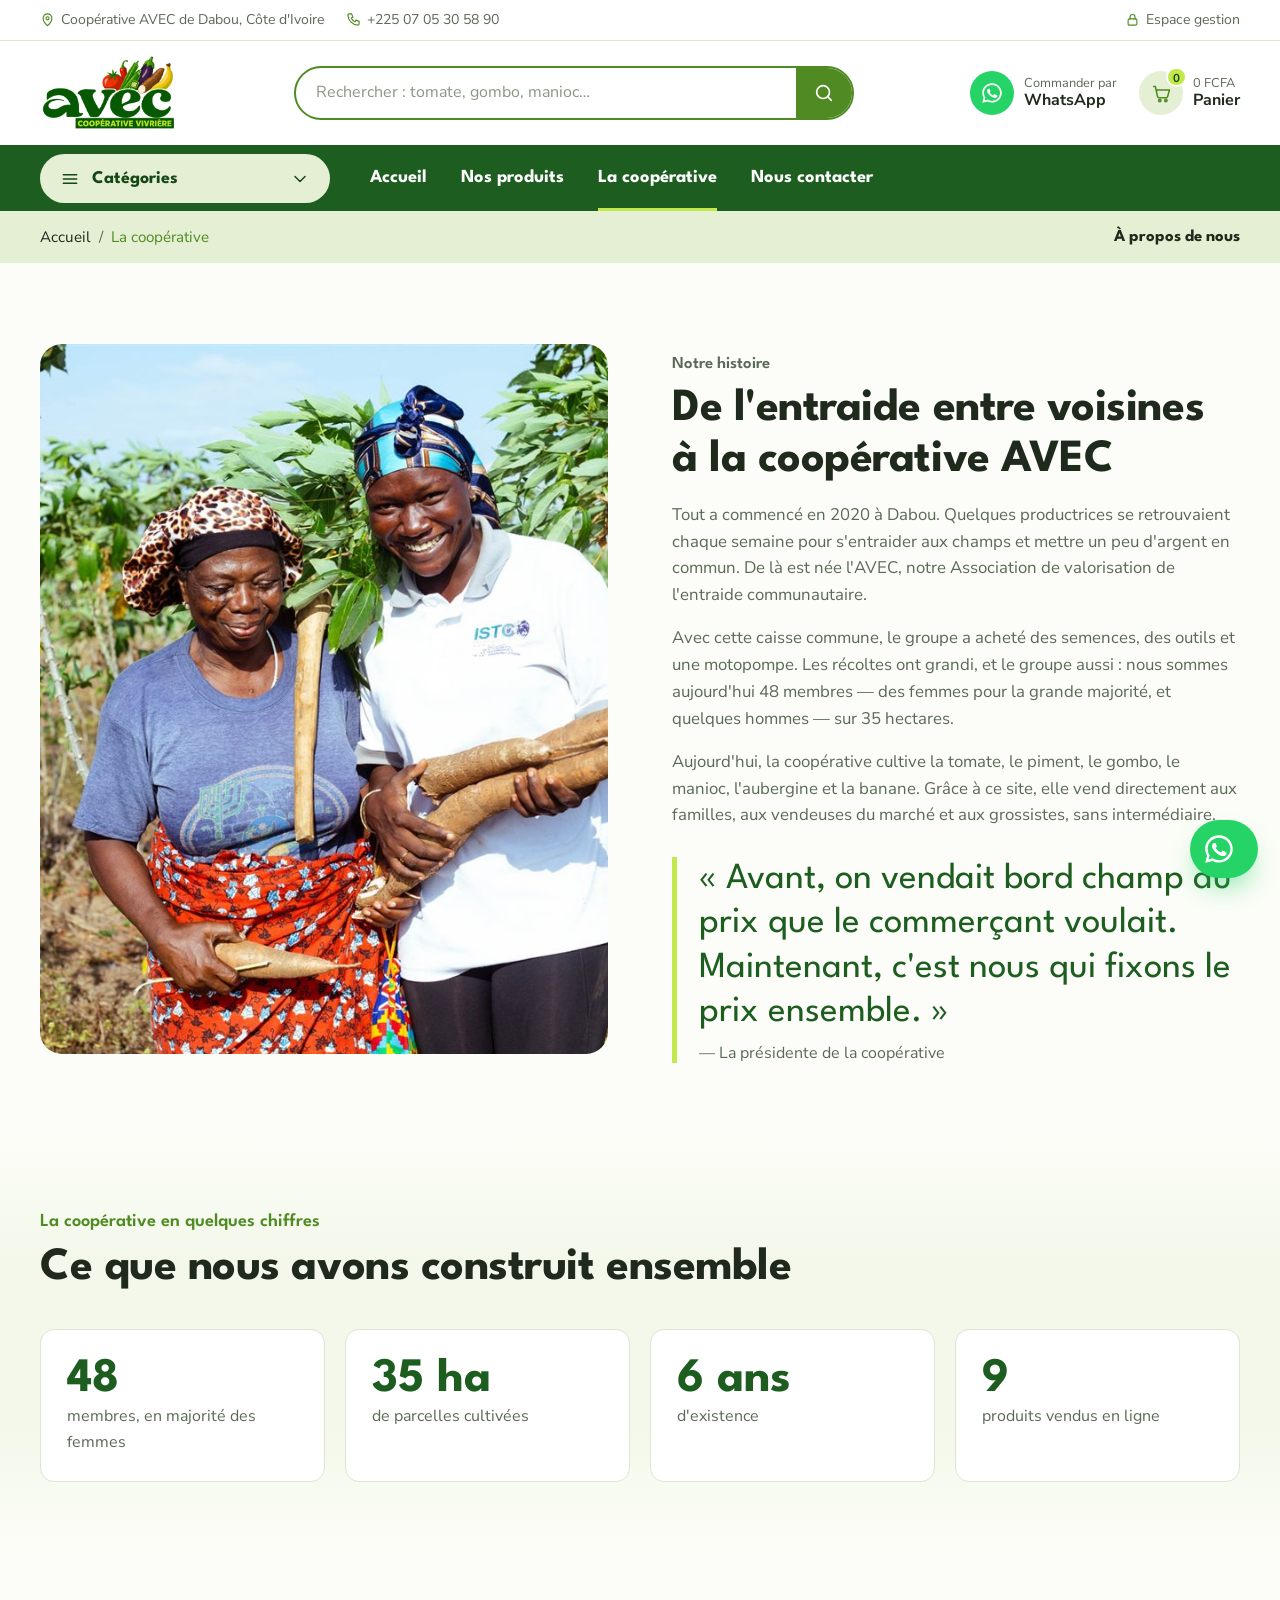
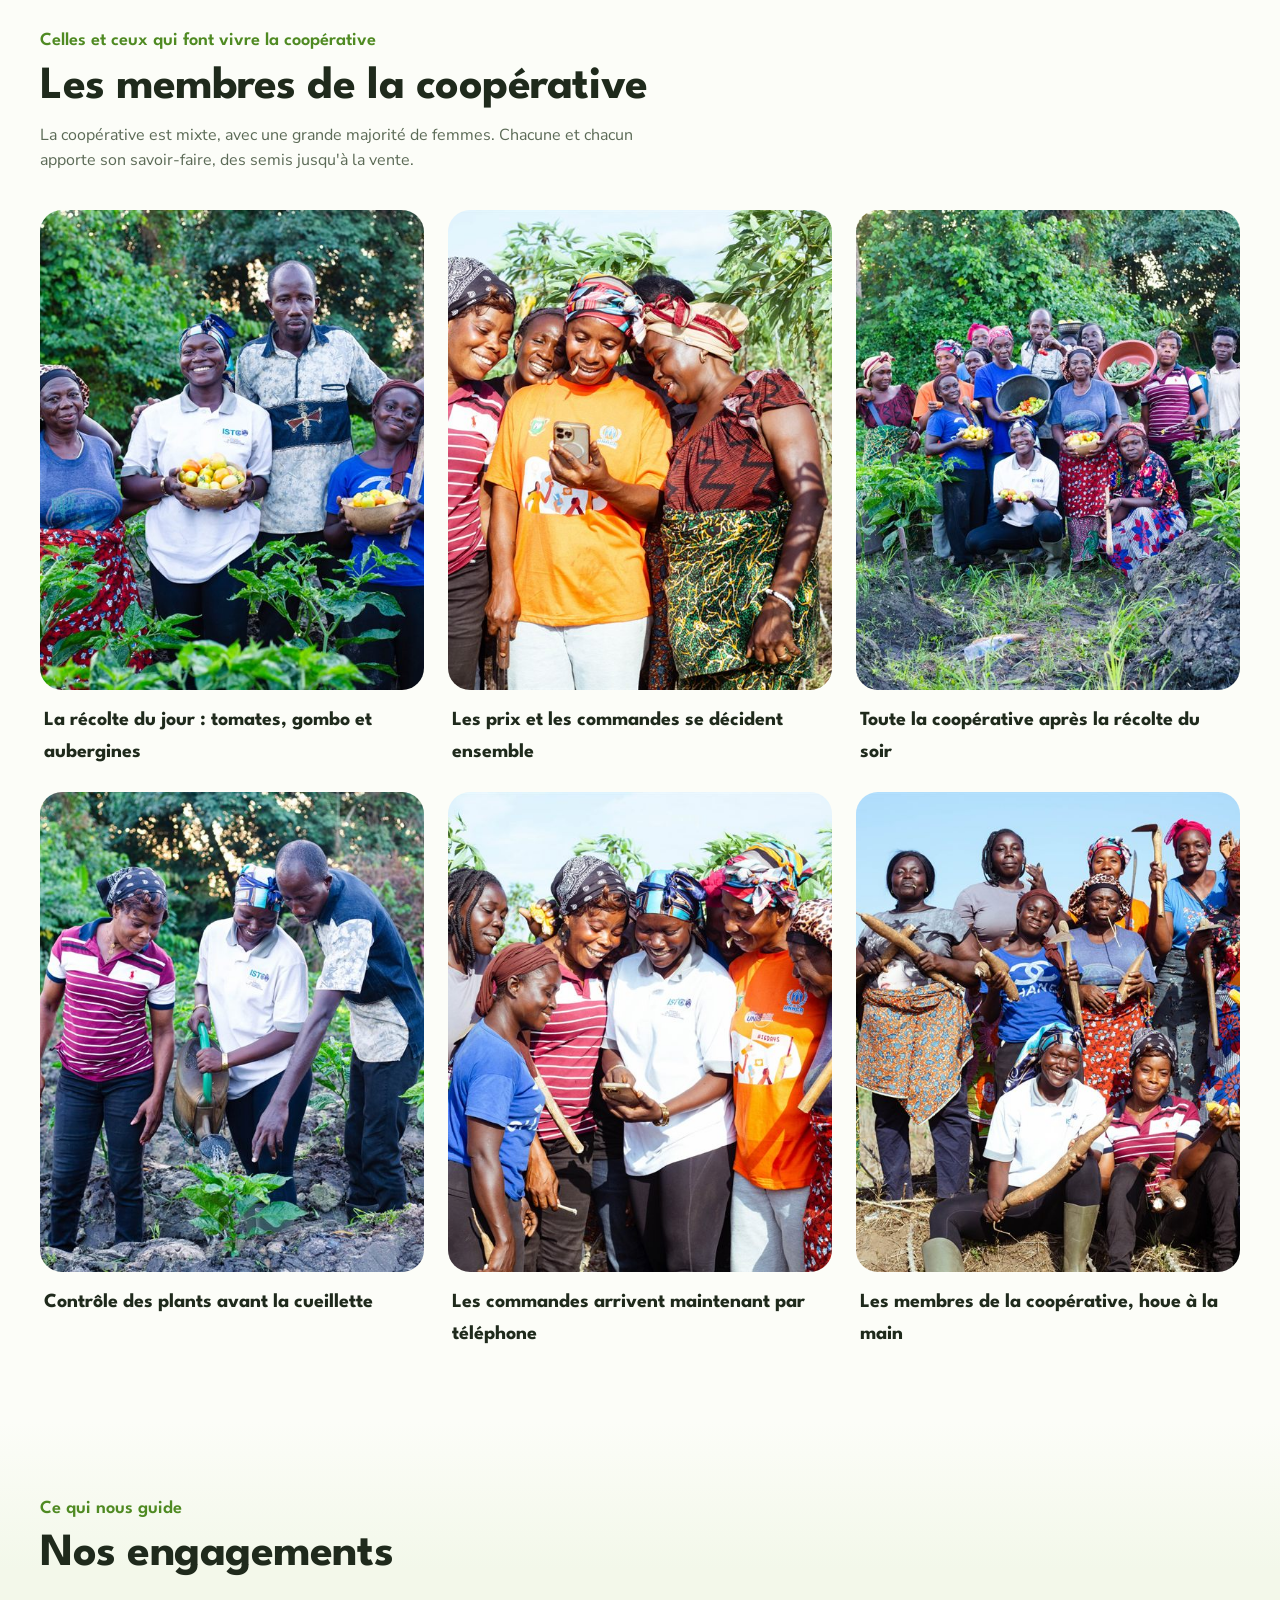
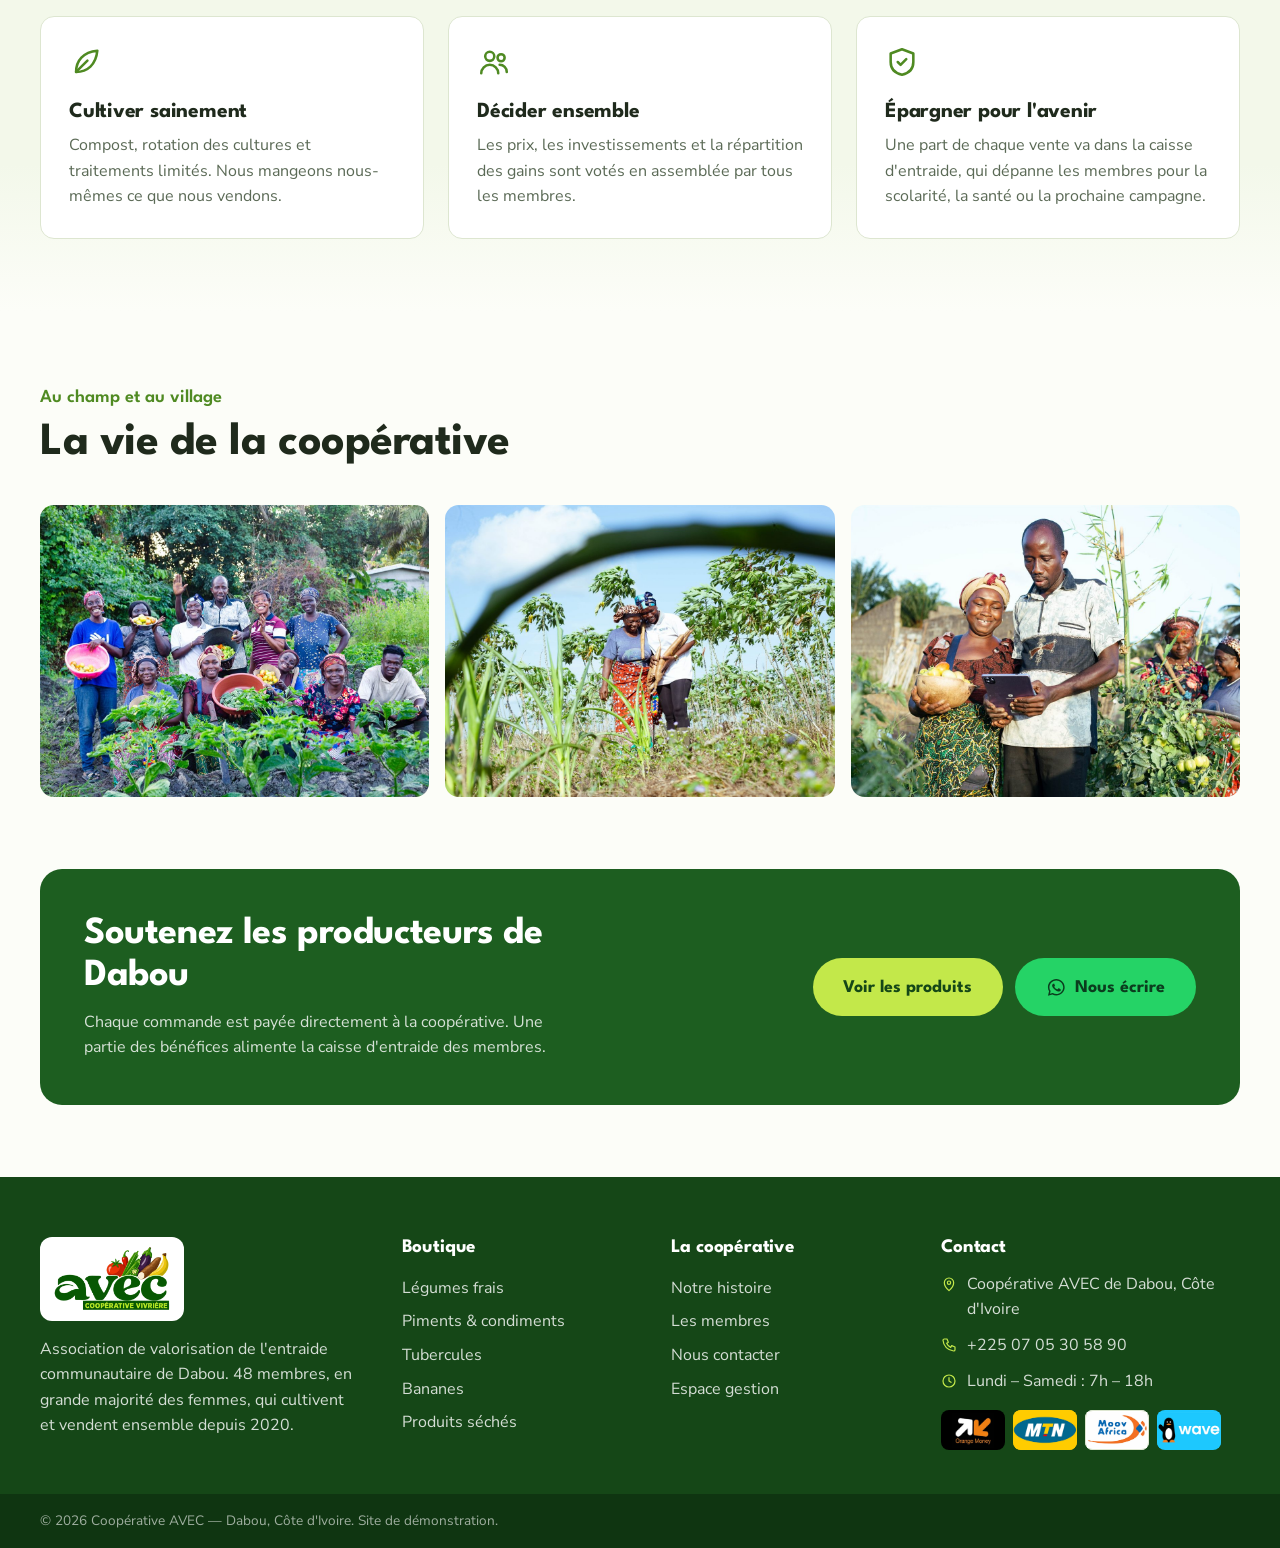
<file: a-propos.html>
<!DOCTYPE html>
<html lang="fr">
<head>
  <meta charset="utf-8">
  <meta name="viewport" content="width=device-width, initial-scale=1">
  <title>La coopérative — Coopérative AVEC</title>
  <link rel="icon" href="assets/img/logo.png">
  <link rel="preconnect" href="https://fonts.googleapis.com">
  <link rel="preconnect" href="https://fonts.gstatic.com" crossorigin>
  <link href="https://fonts.googleapis.com/css2?family=League+Spartan:wght@500;600;700;800&family=Nunito+Sans:wght@400;600;700;800&display=swap" rel="stylesheet">
  <link rel="stylesheet" href="assets/css/style.css">
</head>
<body data-page="apropos">
  <header data-header></header>

  <div class="crumbs">
    <div class="wrap crumbs__in">
      <nav aria-label="Fil d'Ariane"><ol><li><a href="index.html">Accueil</a></li><li aria-current="page">La coopérative</li></ol></nav>
      <span class="crumbs__title">À propos de nous</span>
    </div>
  </div>

  <main>
    <!-- Histoire -->
    <section class="section">
      <div class="wrap story">
        <div class="story__img" id="story-img"></div>
        <div class="story__txt">
          <p class="head__kicker">Notre histoire</p>
          <h1 class="head__title" id="story-title"></h1>
          <p id="story-1"></p>
          <p id="story-2"></p>
          <p>Aujourd'hui, la coopérative cultive la tomate, le piment, le gombo, le manioc, l'aubergine et la banane. Grâce à ce site, elle vend directement aux familles, aux vendeuses du marché et aux grossistes, sans intermédiaire.</p>
          <blockquote class="bigquote">
            « Avant, on vendait bord champ au prix que le commerçant voulait. Maintenant, c'est nous qui fixons le prix ensemble. »
            <footer>— La présidente de la coopérative</footer>
          </blockquote>
        </div>
      </div>
    </section>

    <!-- Chiffres -->
    <section class="section section--tint">
      <div class="wrap">
        <div class="head"><div><p class="head__kicker">La coopérative en quelques chiffres</p><h2 class="head__title">Ce que nous avons construit ensemble</h2></div></div>
        <div class="figures" id="figures"></div>
      </div>
    </section>

    <!-- Les femmes -->
    <section class="section" id="femmes">
      <div class="wrap">
        <div class="head">
          <div>
            <p class="head__kicker">Celles et ceux qui font vivre la coopérative</p>
            <h2 class="head__title">Les membres de la coopérative</h2>
            <p class="head__lead">La coopérative est mixte, avec une grande majorité de femmes. Chacune et chacun apporte son savoir-faire, des semis jusqu'à la vente.</p>
          </div>
        </div>
        <div class="women" id="women"></div>
      </div>
    </section>

    <!-- Valeurs -->
    <section class="section section--tint">
      <div class="wrap">
        <div class="head"><div><p class="head__kicker">Ce qui nous guide</p><h2 class="head__title">Nos engagements</h2></div></div>
        <div class="values" id="values"></div>
      </div>
    </section>

    <!-- Galerie -->
    <section class="section">
      <div class="wrap">
        <div class="head"><div><p class="head__kicker">Au champ et au village</p><h2 class="head__title">La vie de la coopérative</h2></div></div>
        <div class="gallery" id="gallery"></div>
      </div>
    </section>

    <section class="section" style="padding-top:0">
      <div class="wrap">
        <div class="paystrip">
          <div>
            <h2>Soutenez les producteurs de Dabou</h2>
            <p>Chaque commande est payée directement à la coopérative. Une partie des bénéfices alimente la caisse d'entraide des membres.</p>
          </div>
          <div style="display:flex; gap:12px; flex-wrap:wrap; justify-content:flex-end">
            <a class="btn btn--lime btn--lg" href="produits.html">Voir les produits</a>
            <a class="btn btn--wa btn--lg" id="wa-cta" target="_blank" rel="noopener"></a>
          </div>
        </div>
      </div>
    </section>
  </main>

  <footer data-footer></footer>

  <script src="assets/js/config.js"></script>
  <script src="assets/js/data.js"></script>
  <script src="assets/js/app.js"></script>
  <script>
    (function () {
      var A = window.AVEC, C = A.C, U = window.AVEC_UNSPLASH, F = window.AVEC_FEMMES;
      var ans = new Date().getFullYear() - C.creation;

      document.getElementById("story-img").innerHTML = A.img("histoire.jpg", "femmes", "", "Deux productrices de la coopérative après l'arrachage du manioc");
      document.getElementById("story-title").textContent = "De l'entraide entre voisines à la coopérative " + C.nom.replace("Coopérative ", "");
      document.getElementById("story-1").textContent =
        "Tout a commencé en " + C.creation + " à " + C.village + ". Quelques productrices se retrouvaient chaque semaine pour s'entraider aux champs et mettre un peu d'argent en commun. De là est née l'AVEC, notre " + C.nomComplet + ".";
      document.getElementById("story-2").textContent =
        "Avec cette caisse commune, le groupe a acheté des semences, des outils et une motopompe. Les récoltes ont grandi, et le groupe aussi : nous sommes aujourd'hui " + C.membres + " membres — des femmes pour la grande majorité, et quelques hommes — sur " + C.hectares + " hectares.";

      document.getElementById("figures").innerHTML = [
        [C.membres, "membres, en majorité des femmes"],
        [C.hectares + " ha", "de parcelles cultivées"],
        [ans + " ans", "d'existence"],
        [window.AVEC_PRODUITS.length, "produits vendus en ligne"]
      ].map(function (f) { return '<div class="figure"><b>' + f[0] + '</b><span>' + f[1] + '</span></div>'; }).join("");

      document.getElementById("women").innerHTML = F.map(function (f) {
        var titre = f.nom || f.legende;
        var sous = f.nom ? f.role : "";
        return '<figure class="woman"><div class="woman__photo">' + A.img(f.photoLocale, "femmes", f.photo, titre) + '</div>' +
          '<figcaption><b>' + A.esc(titre) + '</b>' + (sous ? '<span>' + A.esc(sous) + '</span>' : "") + '</figcaption></figure>';
      }).join("");

      document.getElementById("values").innerHTML = [
        [A.I.leaf, "Cultiver sainement", "Compost, rotation des cultures et traitements limités. Nous mangeons nous-mêmes ce que nous vendons."],
        [A.I.users, "Décider ensemble", "Les prix, les investissements et la répartition des gains sont votés en assemblée par tous les membres."],
        [A.I.shield, "Épargner pour l'avenir", "Une part de chaque vente va dans la caisse d'entraide, qui dépanne les membres pour la scolarité, la santé ou la prochaine campagne."]
      ].map(function (v) { return '<div class="value">' + v[0] + '<h3>' + v[1] + '</h3><p>' + v[2] + '</p></div>'; }).join("");

      document.getElementById("gallery").innerHTML = window.AVEC_GALERIE.map(function (g) {
        return A.img(g.photoLocale, "femmes", "", g.alt);
      }).join("");

      var wa = document.getElementById("wa-cta");
      wa.href = A.lienWhatsApp("Bonjour " + C.nom + ", je voudrais en savoir plus sur la coopérative.");
      wa.innerHTML = A.I.wa + " Nous écrire";
    })();
  </script>
</body>
</html>
</file>
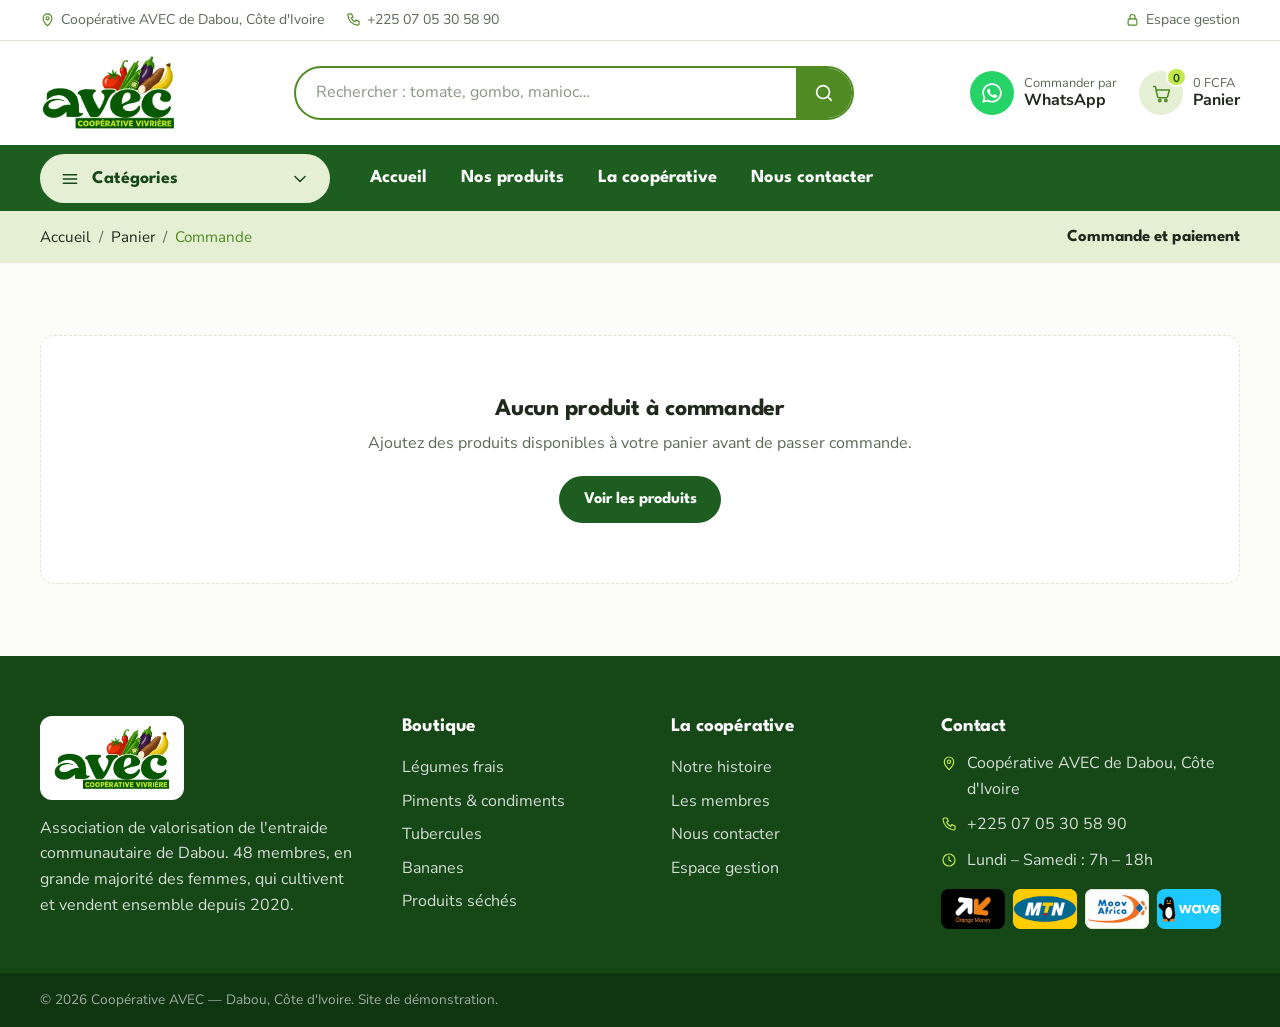
<file: commande.html>
<!DOCTYPE html>
<html lang="fr">
<head>
  <meta charset="utf-8">
  <meta name="viewport" content="width=device-width, initial-scale=1">
  <title>Commande et paiement — Coopérative AVEC</title>
  <link rel="icon" href="assets/img/logo.png">
  <link rel="preconnect" href="https://fonts.googleapis.com">
  <link rel="preconnect" href="https://fonts.gstatic.com" crossorigin>
  <link href="https://fonts.googleapis.com/css2?family=League+Spartan:wght@500;600;700;800&family=Nunito+Sans:wght@400;600;700;800&display=swap" rel="stylesheet">
  <link rel="stylesheet" href="assets/css/style.css">
</head>
<body data-page="commande" data-sans-flottant>
  <header data-header></header>

  <div class="crumbs">
    <div class="wrap crumbs__in">
      <nav aria-label="Fil d'Ariane"><ol><li><a href="index.html">Accueil</a></li><li><a href="panier.html">Panier</a></li><li aria-current="page">Commande</li></ol></nav>
      <span class="crumbs__title">Commande et paiement</span>
    </div>
  </div>

  <main class="section">
    <div class="wrap" id="contenu">
      <form class="checkout" id="form" novalidate>
        <div>
          <section class="panel" aria-labelledby="t1">
            <div class="panel__head"><span class="panel__num">1</span><h2 id="t1">Vos coordonnées</h2></div>
            <div class="fields">
              <div class="field"><label for="nom">Nom et prénoms</label><input id="nom" name="nom" autocomplete="name" required placeholder="Ex. Kouassi Aya Marie"></div>
              <div class="field"><label for="tel">Téléphone</label><input id="tel" name="tel" type="tel" inputmode="numeric" autocomplete="tel" required placeholder="07 00 00 00 00"><span class="hint">10 chiffres. La coopérative vous appellera pour la livraison.</span></div>
              <div class="field"><label for="localite">Ville ou village</label><input id="localite" name="localite" required placeholder="Ex. Yamoussoukro"></div>
              <div class="field"><label for="adresse">Quartier ou repère <span class="muted">(facultatif)</span></label><input id="adresse" name="adresse" placeholder="Ex. Habitat, près de la pharmacie"></div>
              <div class="field field--full"><label for="note">Précisions pour la coopérative <span class="muted">(facultatif)</span></label><textarea id="note" name="note" rows="2" placeholder="Ex. plantain bien mûr, livraison après 16 h"></textarea></div>
            </div>
          </section>

          <section class="panel" aria-labelledby="t2">
            <div class="panel__head"><span class="panel__num">2</span><h2 id="t2">Livraison</h2></div>
            <div class="options" id="livraisons"></div>
          </section>

          <section class="panel" aria-labelledby="t3">
            <div class="panel__head"><span class="panel__num">3</span><h2 id="t3">Paiement Mobile Money</h2></div>
            <div class="payopts" id="paiements"></div>
            <p class="err" id="err-paiement" style="color:var(--tomate);font-weight:700;margin-top:10px" hidden>Choisissez un moyen de paiement.</p>
          </section>
        </div>

        <aside class="summary" id="resume" aria-label="Récapitulatif de la commande"></aside>
      </form>
    </div>
  </main>

  <!-- ================= MODALE DE PAIEMENT ================= -->
  <div class="modal" id="modal" hidden role="dialog" aria-modal="true" aria-labelledby="modal-titre">
    <div class="modal__box" id="modal-box">
      <div class="modal__head">
        <span class="mm" id="modal-logo"></span>
        <div><h2 id="modal-titre"></h2><small id="modal-sous"></small></div>
        <button class="modal__close" type="button" id="modal-fermer" aria-label="Annuler le paiement"></button>
      </div>
      <div class="modal__body" id="modal-body"></div>
    </div>
  </div>

  <footer data-footer></footer>

  <script src="assets/js/config.js"></script>
  <script src="assets/js/data.js"></script>
  <script src="assets/js/app.js"></script>
  <script>
    (function () {
      var A = window.AVEC, C = A.C;

      if (!A.detailPanier().sousTotal) {
        document.getElementById("contenu").innerHTML = '<div class="empty"><h2>Aucun produit à commander</h2>' +
          '<p>Ajoutez des produits disponibles à votre panier avant de passer commande.</p>' +
          '<a class="btn btn--primary" href="produits.html">Voir les produits</a></div>';
        return;
      }

      var OPERATEURS = {
        orange: { nom: "Orange Money", logo: A.logoMM("orange"), classe: "orange", prefixe: "07", ussd: "#144#", ref: "OM" },
        mtn: { nom: "MTN MoMo", logo: A.logoMM("mtn"), classe: "mtn", prefixe: "05", ussd: "*133#", ref: "MP" },
        moov: { nom: "Moov Money", logo: A.logoMM("moov"), classe: "moov", prefixe: "01", ussd: "*155#", ref: "MV" },
        wave: { nom: "Wave", logo: A.logoMM("wave"), classe: "wave", prefixe: "", ussd: "", ref: "WV" }
      };
      var waveReel = !!(C.waveLienPaiement || "").trim();

      /* ---------- Livraisons ---------- */
      document.getElementById("livraisons").innerHTML = C.livraisons.map(function (l, i) {
        return '<label class="option"><input type="radio" name="livraison" value="' + l.id + '"' + (i === 0 ? " checked" : "") + '>' +
          '<span class="option__txt"><b>' + A.esc(l.nom) + '</b><small>' + A.esc(l.detail) + '</small></span>' +
          '<span class="option__price" data-prix-liv="' + l.id + '"></span></label>';
      }).join("");

      /* ---------- Moyens de paiement ---------- */
      document.getElementById("paiements").innerHTML = Object.keys(OPERATEURS).map(function (k) {
        var o = OPERATEURS[k];
        var tag = k === "wave" && waveReel ? '<span class="tag tag--live">Paiement réel</span>' : '<span class="tag">Simulation</span>';
        return '<label class="option payopt"><input type="radio" name="paiement" value="' + k + '">' +
          '<span class="mm mm--' + o.classe + '">' + o.logo + '</span>' +
          '<span class="option__txt"><b>' + o.nom + '</b><small>' + (k === "wave" ? (waveReel ? "Page de paiement Wave sécurisée" : "Validation dans l'application") : "Code secret sur votre téléphone") + '</small></span>' +
          tag + '</label>';
      }).join("");

      function livraisonChoisie() {
        var r = document.querySelector('input[name="livraison"]:checked');
        return r ? r.value : C.livraisons[0].id;
      }

      /* ---------- Récapitulatif ---------- */
      function rendreResume() {
        var d = A.detailPanier(livraisonChoisie());
        C.livraisons.forEach(function (l) {
          var el = document.querySelector('[data-prix-liv="' + l.id + '"]');
          var offert = C.livraisonOfferteGrossiste && d.profil === "grossiste";
          el.innerHTML = l.prix === 0 ? "Gratuit" : (offert ? '<s class="muted">' + A.fcfa(l.prix) + '</s> Offerte' : A.fcfa(l.prix));
        });
        document.getElementById("resume").innerHTML =
          '<h2>Votre commande</h2>' +
          '<div class="summary__items">' + d.lignes.filter(function (l) { return l.disponible; }).map(function (l) {
            return '<div class="summary__item">' + A.photoProduit(l.produit) +
              '<div><b>' + A.esc(l.produit.nom) + '</b><small>' + l.qte + ' kg × ' + A.fcfa(l.prixUnitaire) + ' — ' + A.nomType(l.type) + '</small></div>' +
              '<b>' + A.fcfa(l.total) + '</b></div>';
          }).join("") + '</div>' +
          '<div class="summary__profile"><span>Profil : <span class="typebadge typebadge--' + d.profil + '">' + A.nomType(d.profil) + '</span></span></div>' +
          (d.economie > 0 ? '<div class="summary__row summary__row--save"><span>Remise quantité</span><span>−' + A.fcfa(d.economie) + '</span></div>' : "") +
          '<div class="summary__row"><span>Produits</span><span>' + A.fcfa(d.sousTotal) + '</span></div>' +
          '<div class="summary__row"><span>Livraison</span><span>' + (d.fraisLivraison ? A.fcfa(d.fraisLivraison) : "Gratuite") + '</span></div>' +
          '<div class="summary__total"><span>Total à payer</span><strong>' + A.fcfa(d.total) + '</strong></div>' +
          '<button class="btn btn--primary btn--lg btn--block" type="submit">' + A.I.lock + ' Payer ' + A.fcfa(d.total) + '</button>' +
          '<p class="modal__note">Paiements Mobile Money simulés pour la démonstration' + (waveReel ? ", sauf Wave." : ".") + '</p>' +
          '<a class="btn btn--ghost btn--block" href="panier.html">' + A.I.arrowL + ' Modifier le panier</a>';
      }
      document.getElementById("livraisons").addEventListener("change", rendreResume);
      document.addEventListener("avec:dispo", rendreResume);
      rendreResume();

      /* ---------- Validation ---------- */
      function chiffres(s) { return String(s || "").replace(/\D/g, "").replace(/^225(?=\d{10}$)/, ""); }
      function formatTel(s) { var d = chiffres(s); return d.replace(/(\d{2})(?=\d)/g, "$1 ").trim(); }

      function erreur(id, message) {
        var champ = document.getElementById(id).closest(".field");
        champ.classList.toggle("has-error", !!message);
        var e = champ.querySelector(".err");
        if (message) {
          if (!e) { e = document.createElement("span"); e.className = "err"; champ.appendChild(e); }
          e.textContent = message;
        } else if (e) e.remove();
        return !message;
      }
      function valider() {
        var ok = true;
        ok = erreur("nom", document.getElementById("nom").value.trim().length < 3 ? "Indiquez votre nom complet." : "") && ok;
        ok = erreur("tel", chiffres(document.getElementById("tel").value).length !== 10 ? "Le numéro doit contenir 10 chiffres, ex. 07 12 34 56 78." : "") && ok;
        ok = erreur("localite", !document.getElementById("localite").value.trim() ? "Indiquez votre ville ou village." : "") && ok;
        var pay = document.querySelector('input[name="paiement"]:checked');
        document.getElementById("err-paiement").hidden = !!pay;
        if (!pay) ok = false;
        return ok;
      }

      /* ---------- Soumission ---------- */
      var commandeEnCours = null;
      document.getElementById("form").addEventListener("submit", function (e) {
        e.preventDefault();
        if (!valider()) {
          var premier = document.querySelector(".has-error input, .has-error textarea");
          if (premier) premier.focus();
          else document.getElementById("t3").scrollIntoView({ behavior: "smooth", block: "center" });
          return;
        }
        var d = A.detailPanier(livraisonChoisie());
        if (d.indisponibles.length) A.toast("Des produits épuisés ont été retirés du total.", "erreur");
        var op = document.querySelector('input[name="paiement"]:checked').value;
        commandeEnCours = {
          numero: A.nouveauNumero(),
          date: new Date().toLocaleString("fr-FR", { dateStyle: "short", timeStyle: "short" }),
          client: {
            nom: document.getElementById("nom").value.trim(),
            telephone: formatTel(document.getElementById("tel").value),
            localite: document.getElementById("localite").value.trim(),
            adresse: document.getElementById("adresse").value.trim(),
            note: document.getElementById("note").value.trim()
          },
          lignes: d.lignes.filter(function (l) { return l.disponible; }).map(function (l) {
            return { id: l.id, nom: l.produit.nom, qte: l.qte, type: l.type, prixUnitaire: l.prixUnitaire, total: l.total };
          }),
          profil: d.profil,
          sousTotal: d.sousTotal,
          economie: d.economie,
          livraison: d.livraison.nom,
          fraisLivraison: d.fraisLivraison,
          total: d.total,
          operateur: op
        };
        ouvrirPaiement(op);
      });

      /* ---------- Modale ---------- */
      var modal = document.getElementById("modal");
      var body = document.getElementById("modal-body");
      var minuteries = [];
      function plusTard(fn, ms) { minuteries.push(setTimeout(fn, ms)); }
      function annulerMinuteries() { minuteries.forEach(clearTimeout); minuteries = []; }

      document.getElementById("modal-fermer").innerHTML = A.I.close;
      document.getElementById("modal-fermer").addEventListener("click", fermer);
      document.addEventListener("keydown", function (e) { if (e.key === "Escape" && !modal.hidden) fermer(); });
      function fermer() {
        annulerMinuteries();
        modal.hidden = true;
        document.body.style.overflow = "";
      }

      function ouvrirPaiement(op) {
        var o = OPERATEURS[op];
        document.getElementById("modal-box").className = "modal__box theme-" + o.classe;
        document.getElementById("modal-logo").className = "mm mm--" + o.classe;
        document.getElementById("modal-logo").innerHTML = o.logo;
        document.getElementById("modal-titre").textContent = "Payer avec " + o.nom;
        document.getElementById("modal-sous").textContent = "Commande " + commandeEnCours.numero;
        modal.hidden = false;
        document.body.style.overflow = "hidden";
        if (op === "wave" && waveReel) etapeWaveReel(o);
        else etapeNumero(op, o);
      }

      function montant() {
        return '<div class="modal__amount"><small>Montant à payer</small><strong>' + A.fcfa(commandeEnCours.total) + '</strong></div>' +
          '<p class="modal__merchant">Bénéficiaire : <b>' + A.esc(C.nom.toUpperCase()) + '</b></p>';
      }

      // Étape 1 : numéro Mobile Money
      function etapeNumero(op, o) {
        var tel = chiffres(commandeEnCours.client.telephone);
        body.innerHTML = montant() +
          '<div class="field"><label for="mm-tel">Numéro ' + o.nom + '</label>' +
          '<input id="mm-tel" type="tel" inputmode="numeric" value="' + formatTel(tel) + '" placeholder="' + (o.prefixe || "07") + ' 00 00 00 00">' +
          (o.prefixe ? '<span class="hint">Les numéros ' + o.nom + ' commencent par ' + o.prefixe + '.</span>' : "") + '</div>' +
          '<button class="btn btn--pay btn--lg btn--block" type="button" id="mm-go">Payer ' + A.fcfa(commandeEnCours.total) + '</button>' +
          '<p class="modal__note">Simulation : aucun argent ne sera débité.</p>';
        var champ = document.getElementById("mm-tel");
        champ.focus();
        document.getElementById("mm-go").addEventListener("click", function () {
          var n = chiffres(champ.value);
          var msg = "";
          if (n.length !== 10) msg = "Entrez un numéro à 10 chiffres.";
          else if (o.prefixe && n.slice(0, 2) !== o.prefixe) msg = "Ce numéro n'est pas un numéro " + o.nom + " (il doit commencer par " + o.prefixe + ").";
          if (!erreur("mm-tel", msg)) return;
          etapeAttente(op, o, formatTel(n));
        });
      }

      // Étape 2 : demande envoyée sur le téléphone
      function etapeAttente(op, o, tel) {
        body.innerHTML = montant() +
          '<div class="spinner" aria-hidden="true"></div>' +
          '<p class="center"><b>Demande envoyée au ' + tel + '</b><br><span class="muted">Regardez votre téléphone…</span></p>';
        plusTard(function () {
          if (op === "wave") etapeWaveApp(o, tel); else etapeCode(op, o, tel);
        }, 2200);
      }

      // Étape 3a : code secret (Orange, MTN, Moov)
      function etapeCode(op, o, tel) {
        body.innerHTML =
          '<div class="ussd" aria-live="polite"><b>' + o.nom + '</b><br>Vous allez payer <b>' + A.fcfa(commandeEnCours.total) + '</b> à ' +
            A.esc(C.nom.toUpperCase()) + '.<br>Réf : ' + commandeEnCours.numero + '<br>Frais : 0 FCFA<br><br>Entrez votre code secret pour confirmer.</div>' +
          '<div class="pin" id="pin">' + [0, 1, 2, 3].map(function (i) {
            return '<input type="password" inputmode="numeric" maxlength="1" aria-label="Chiffre ' + (i + 1) + ' du code secret">';
          }).join("") + '</div>' +
          '<button class="btn btn--pay btn--lg btn--block" type="button" id="mm-valider" disabled>Valider le paiement</button>' +
          '<p class="modal__note">Simulation : tapez 4 chiffres au choix.</p>';
        var cases = Array.prototype.slice.call(document.querySelectorAll("#pin input"));
        var bouton = document.getElementById("mm-valider");
        cases[0].focus();
        cases.forEach(function (c, i) {
          c.addEventListener("input", function () {
            c.value = c.value.replace(/\D/g, "").slice(-1);
            if (c.value && cases[i + 1]) cases[i + 1].focus();
            bouton.disabled = !cases.every(function (x) { return x.value; });
          });
          c.addEventListener("keydown", function (e) {
            if (e.key === "Backspace" && !c.value && cases[i - 1]) cases[i - 1].focus();
            if (e.key === "Enter" && !bouton.disabled) bouton.click();
          });
        });
        bouton.addEventListener("click", function () { etapeTraitement(op, o, tel); });
      }

      // Étape 3b : validation dans l'application Wave (simulation)
      function etapeWaveApp(o, tel) {
        body.innerHTML = montant() +
          '<div class="ussd"><b>Wave</b><br>Nouvelle demande de paiement de <b>' + A.fcfa(commandeEnCours.total) + '</b><br>de ' +
            A.esc(C.nom.toUpperCase()) + '.<br><br>Ouvrez l\'application Wave et appuyez sur « Confirmer ».</div>' +
          '<button class="btn btn--pay btn--lg btn--block" type="button" id="mm-valider">J\'ai confirmé dans Wave</button>';
        document.getElementById("mm-valider").addEventListener("click", function () { etapeTraitement("wave", o, tel); });
      }

      // Étape 4 : traitement puis succès
      function etapeTraitement(op, o, tel) {
        body.innerHTML = '<div class="spinner" aria-hidden="true"></div><p class="center" aria-live="polite"><b>Traitement du paiement…</b><br><span class="muted">Ne fermez pas cette fenêtre.</span></p>';
        plusTard(function () {
          var ref = o.ref + new Date().toISOString().slice(2, 10).replace(/-/g, "") + "." + Math.floor(1000 + Math.random() * 9000) + "." + Math.random().toString(36).slice(2, 8).toUpperCase();
          finaliser({ moyen: o.nom, statut: "Payé (simulation)", reference: ref, numero: tel, reel: false });
        }, 2000);
      }

      // Wave : vrai lien de paiement Wave Business
      function etapeWaveReel(o) {
        var lien = C.waveLienPaiement.trim();
        lien += (lien.indexOf("?") === -1 ? "?" : "&") + "amount=" + Math.round(commandeEnCours.total);
        body.innerHTML = montant() +
          '<div class="notice">' + A.I.shield + '<span>Vous allez ouvrir la page de paiement sécurisée Wave. <b>Scannez le QR code</b> avec l\'application Wave, ou payez directement si vous êtes sur votre téléphone. Le montant est déjà rempli.</span></div>' +
          '<a class="btn btn--pay btn--lg btn--block" id="wave-ouvrir" href="' + A.esc(lien) + '" target="_blank" rel="noopener">Ouvrir la page de paiement Wave</a>' +
          '<button class="btn btn--outline btn--block" type="button" id="wave-fait" disabled>J\'ai payé avec Wave</button>' +
          '<p class="modal__note">Revenez sur cette page après le paiement pour recevoir votre reçu.</p>';
        document.getElementById("wave-ouvrir").addEventListener("click", function () {
          document.getElementById("wave-fait").disabled = false;
        });
        document.getElementById("wave-fait").addEventListener("click", function () {
          finaliser({ moyen: "Wave", statut: "Payé via Wave — à vérifier", reference: "", numero: "", reel: true });
        });
      }

      function finaliser(paiement) {
        commandeEnCours.paiement = paiement;
        commandeEnCours.notifie = false;
        body.innerHTML = '<div class="okmark">' + A.I.check + '</div>' +
          '<p class="center" aria-live="polite"><b style="font-size:1.3rem">Paiement ' + (paiement.reel ? "enregistré" : "réussi") + '</b><br>' +
          '<span class="muted">' + A.fcfa(commandeEnCours.total) + (paiement.reference ? " — Réf. " + paiement.reference : "") + '</span></p>' +
          '<p class="center muted">Préparation de votre reçu…</p>';
        A.enregistrerCommande(commandeEnCours);
        A.vider();
        plusTard(function () { A.aller("confirmation.html?n=" + encodeURIComponent(commandeEnCours.numero)); }, 1800);
      }
    })();
  </script>
</body>
</html>
</file>
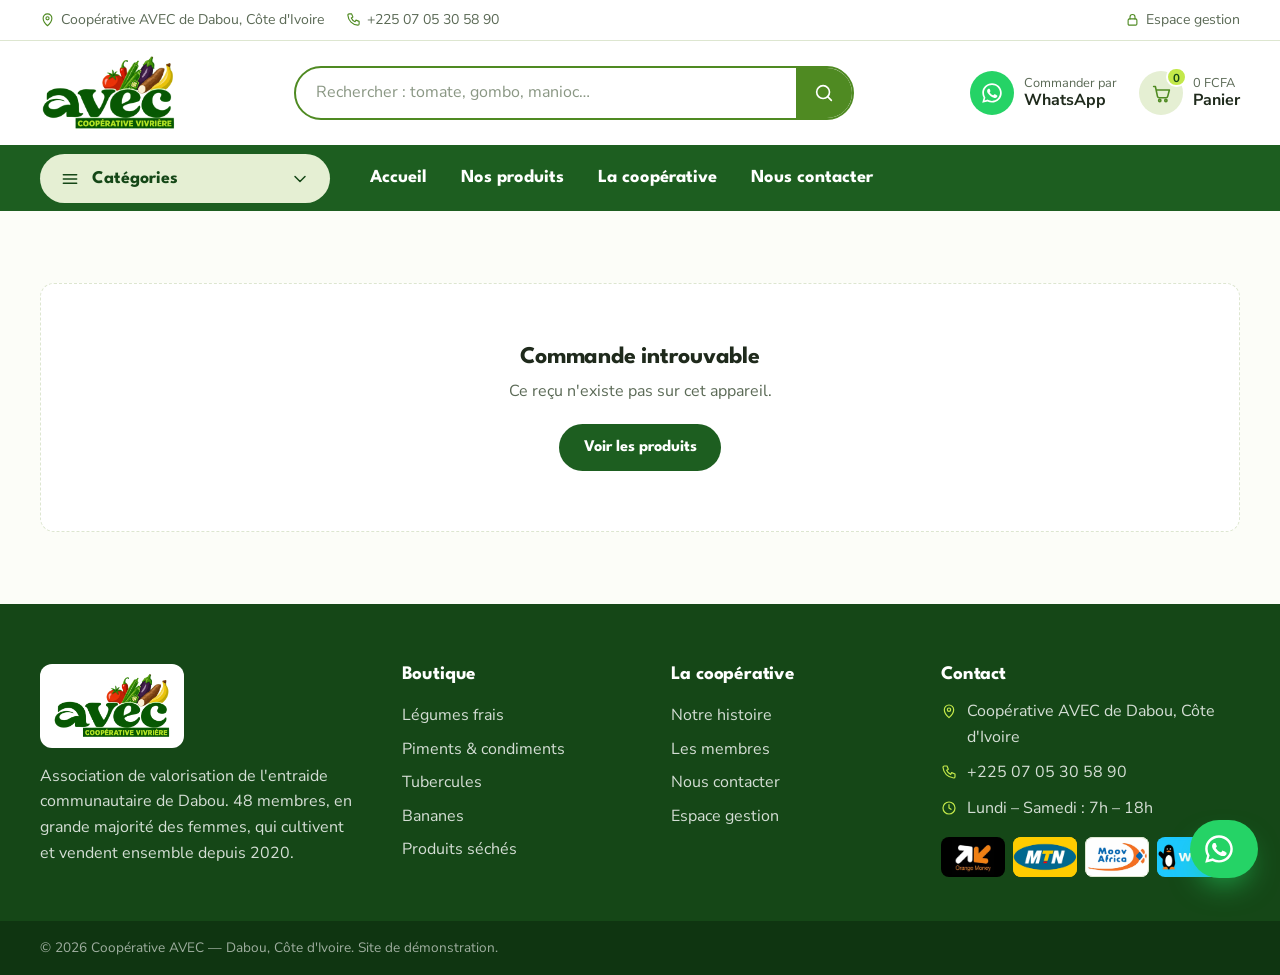
<file: confirmation.html>
<!DOCTYPE html>
<html lang="fr">
<head>
  <meta charset="utf-8">
  <meta name="viewport" content="width=device-width, initial-scale=1">
  <title>Commande confirmée — Coopérative AVEC</title>
  <link rel="icon" href="assets/img/logo.png">
  <link rel="preconnect" href="https://fonts.googleapis.com">
  <link rel="preconnect" href="https://fonts.gstatic.com" crossorigin>
  <link href="https://fonts.googleapis.com/css2?family=League+Spartan:wght@500;600;700;800&family=Nunito+Sans:wght@400;600;700;800&display=swap" rel="stylesheet">
  <link rel="stylesheet" href="assets/css/style.css">
</head>
<body data-page="commande">
  <header data-header></header>

  <main class="section">
    <div class="wrap" id="contenu"></div>
  </main>

  <footer data-footer></footer>

  <script src="assets/js/config.js"></script>
  <script src="assets/js/data.js"></script>
  <script src="assets/js/app.js"></script>
  <script>
    (function () {
      var A = window.AVEC, C = A.C;
      var racine = document.getElementById("contenu");
      var cmd = A.commande(A.param("n"));

      if (!cmd) {
        racine.innerHTML = '<div class="empty"><h2>Commande introuvable</h2><p>Ce reçu n\'existe pas sur cet appareil.</p>' +
          '<a class="btn btn--primary" href="produits.html">Voir les produits</a></div>';
        return;
      }

      var lienVendeur = A.lienWhatsApp(A.messageCommande(cmd));

      racine.innerHTML =
        '<article class="receipt">' +
          '<div class="receipt__head">' +
            '<div class="okmark">' + A.I.check + '</div>' +
            '<h1>Merci ' + A.esc(cmd.client.nom.split(" ")[0]) + ', votre commande est enregistrée</h1>' +
            '<p>La coopérative prépare vos produits et vous appelle au ' + A.esc(cmd.client.telephone) + '.</p>' +
          '</div>' +
          '<div class="receipt__body">' +
            '<div class="receipt__meta">' +
              '<div><small>N° de commande</small><b>' + A.esc(cmd.numero) + '</b></div>' +
              '<div><small>Date</small><b>' + A.esc(cmd.date) + '</b></div>' +
              '<div><small>Paiement</small><b>' + A.esc(cmd.paiement.moyen) + '</b></div>' +
            '</div>' +

            '<div id="notif"></div>' +

            '<div class="tablewrap"><table>' +
              '<thead><tr><th>Produit</th><th>Quantité</th><th>Tarif</th><th>Montant</th></tr></thead><tbody>' +
              cmd.lignes.map(function (l) {
                return '<tr><td><b>' + A.esc(l.nom) + '</b></td><td>' + l.qte + ' kg</td><td>' + A.fcfa(l.prixUnitaire) +
                  '/kg <span class="typebadge typebadge--' + l.type + '">' + A.nomType(l.type) + '</span></td><td>' + A.fcfa(l.total) + '</td></tr>';
              }).join("") +
              '</tbody><tfoot>' +
                (cmd.economie > 0 ? '<tr><td colspan="3">Remise quantité incluse</td><td style="color:var(--tomate)">−' + A.fcfa(cmd.economie) + '</td></tr>' : "") +
                '<tr><td colspan="3">' + A.esc(cmd.livraison) + '</td><td>' + (cmd.fraisLivraison ? A.fcfa(cmd.fraisLivraison) : "Gratuite") + '</td></tr>' +
                '<tr><td colspan="3">Total payé</td><td>' + A.fcfa(cmd.total) + '</td></tr>' +
              '</tfoot></table></div>' +

            '<div class="notice' + (cmd.paiement.reel ? " notice--warn" : "") + '">' + A.I.shield + '<span>' +
              (cmd.paiement.reel ?
                '<b>Paiement Wave déclaré.</b> La coopérative vérifie la réception dans son espace Wave Business avant d\'expédier.' :
                '<b>' + A.esc(cmd.paiement.statut) + '.</b> Référence de transaction : ' + A.esc(cmd.paiement.reference) + (cmd.paiement.numero ? ' — depuis le ' + A.esc(cmd.paiement.numero) : '')) +
            '</span></div>' +

            '<div class="notice">' + A.I.pin + '<span><b>Livraison :</b> ' + A.esc(cmd.client.localite) + (cmd.client.adresse ? ", " + A.esc(cmd.client.adresse) : "") +
              (cmd.client.note ? '<br><b>Vos précisions :</b> ' + A.esc(cmd.client.note) : "") + '</span></div>' +

            '<div class="receipt__actions">' +
              '<a class="btn btn--wa btn--lg" href="' + lienVendeur + '" target="_blank" rel="noopener">' + A.I.wa + ' Envoyer la commande sur WhatsApp</a>' +
              '<button class="btn btn--outline btn--lg" type="button" onclick="window.print()">Imprimer le reçu</button>' +
              '<a class="btn btn--ghost btn--lg" href="produits.html">Continuer mes achats</a>' +
            '</div>' +
          '</div>' +
        '</article>';

      var zone = document.getElementById("notif");
      function afficher(etat) {
        var msg = {
          envoi: ['', 'Envoi de la commande à la coopérative sur WhatsApp…'],
          envoye: ['', '<b>La coopérative a été prévenue sur WhatsApp.</b> Pour lui écrire directement, utilisez le bouton vert ci-dessous.'],
          echec: [' notice--warn', '<b>La notification automatique n\'a pas pu partir.</b> Envoyez la commande avec le bouton WhatsApp ci-dessous.'],
          inactif: [' notice--warn', '<b>Dernière étape :</b> envoyez votre commande à la coopérative avec le bouton WhatsApp ci-dessous, pour qu\'elle la prépare.']
        }[etat];
        zone.innerHTML = '<div class="notice' + msg[0] + '">' + A.I.wa + '<span>' + msg[1] + '</span></div>';
      }

      if (cmd.notifie) {
        afficher(cmd.notifie === "envoye" ? "envoye" : "inactif");
      } else if (C.callmebot && C.callmebot.apiKey) {
        afficher("envoi");
        A.notifierVendeur(cmd).then(function (etat) {
          A.majCommande(cmd.numero, { notifie: etat });
          afficher(etat);
        });
      } else {
        A.majCommande(cmd.numero, { notifie: "inactif" });
        afficher("inactif");
      }
    })();
  </script>
</body>
</html>
</file>
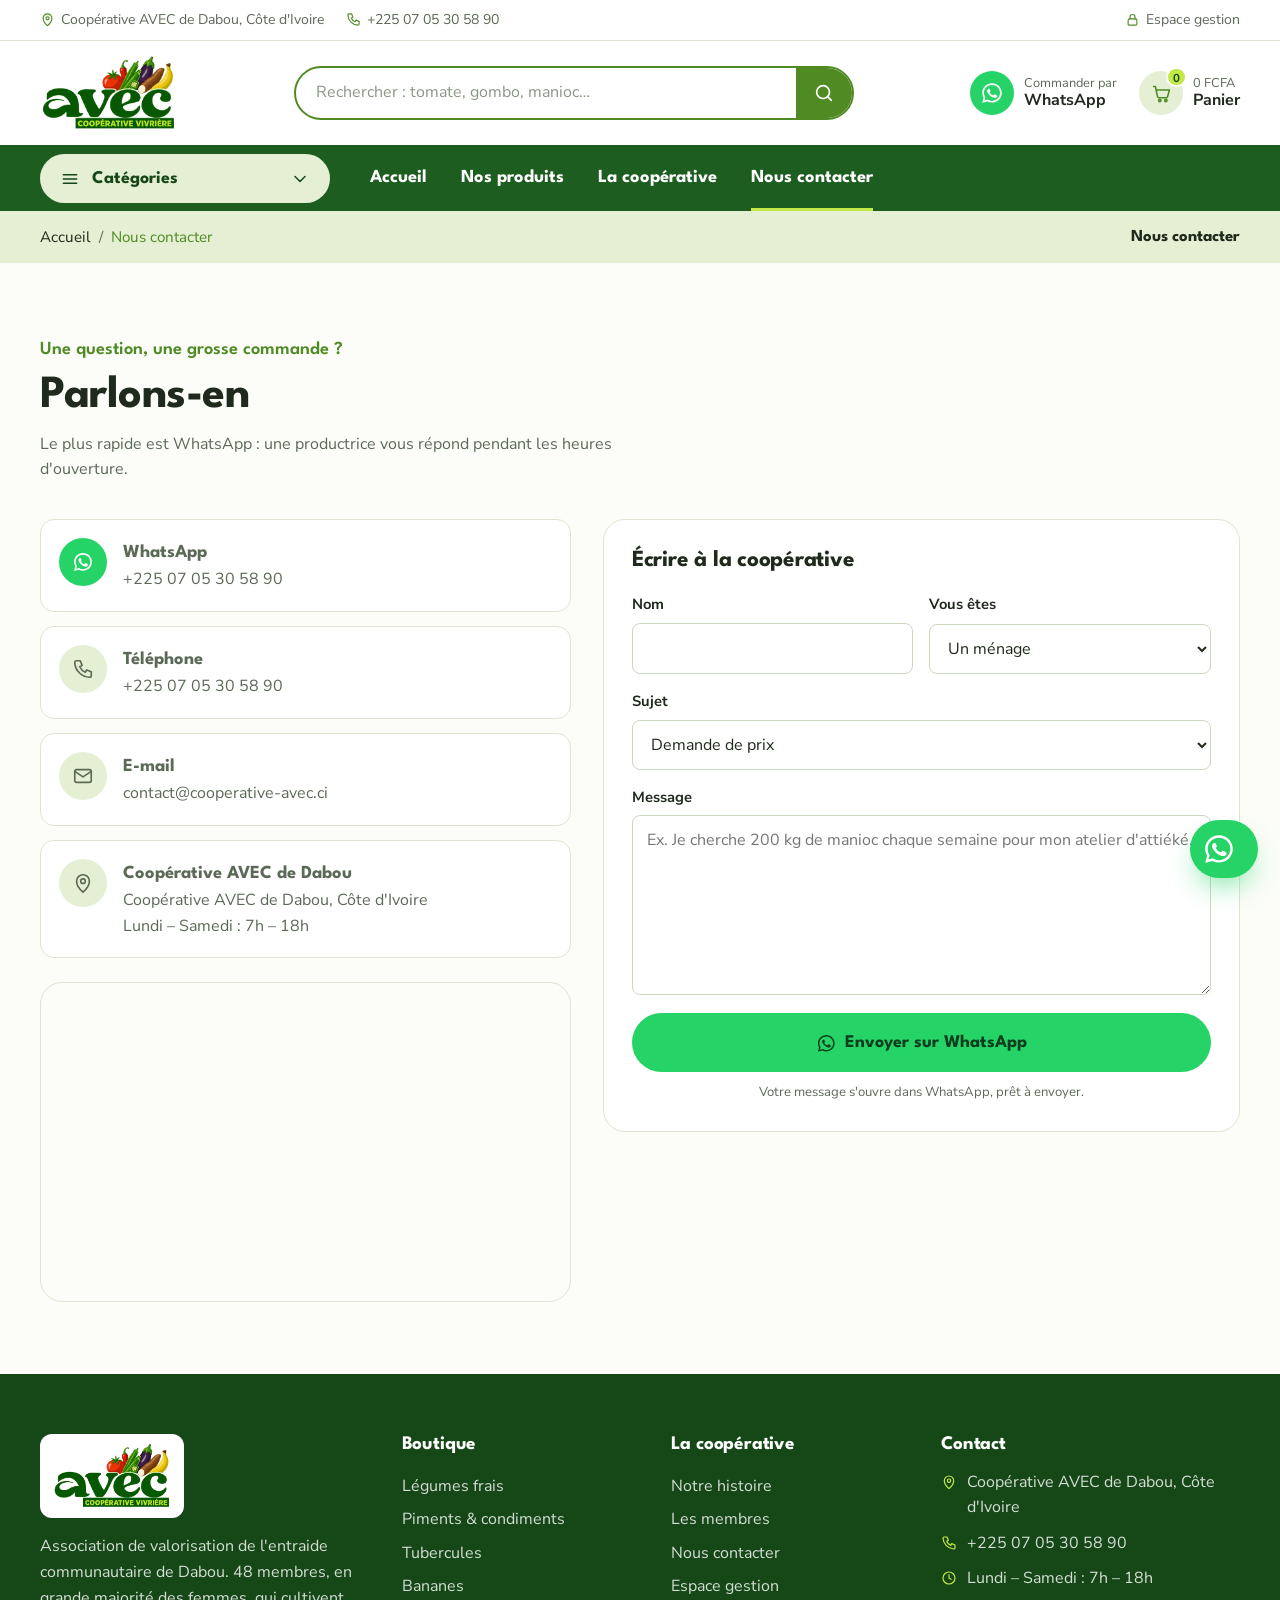
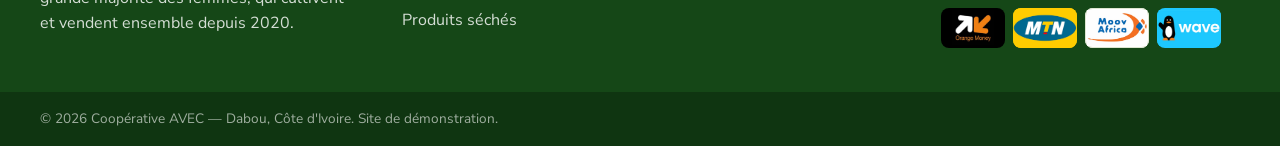
<file: contact.html>
<!DOCTYPE html>
<html lang="fr">
<head>
  <meta charset="utf-8">
  <meta name="viewport" content="width=device-width, initial-scale=1">
  <title>Nous contacter — Coopérative AVEC</title>
  <link rel="icon" href="assets/img/logo.png">
  <link rel="preconnect" href="https://fonts.googleapis.com">
  <link rel="preconnect" href="https://fonts.gstatic.com" crossorigin>
  <link href="https://fonts.googleapis.com/css2?family=League+Spartan:wght@500;600;700;800&family=Nunito+Sans:wght@400;600;700;800&display=swap" rel="stylesheet">
  <link rel="stylesheet" href="assets/css/style.css">
</head>
<body data-page="contact">
  <header data-header></header>

  <div class="crumbs">
    <div class="wrap crumbs__in">
      <nav aria-label="Fil d'Ariane"><ol><li><a href="index.html">Accueil</a></li><li aria-current="page">Nous contacter</li></ol></nav>
      <span class="crumbs__title">Nous contacter</span>
    </div>
  </div>

  <main class="section">
    <div class="wrap">
      <div class="head">
        <div>
          <p class="head__kicker">Une question, une grosse commande ?</p>
          <h1 class="head__title">Parlons-en</h1>
          <p class="head__lead">Le plus rapide est WhatsApp : une productrice vous répond pendant les heures d'ouverture.</p>
        </div>
      </div>

      <div class="contact">
        <div>
          <div class="contact__cards" id="cards"></div>
          <div class="map"><iframe id="map" title="Carte : emplacement de la coopérative" loading="lazy" referrerpolicy="no-referrer-when-downgrade"></iframe></div>
        </div>

        <form class="panel" id="form" novalidate>
          <div class="panel__head"><h2>Écrire à la coopérative</h2></div>
          <div class="fields">
            <div class="field"><label for="nom">Nom</label><input id="nom" required autocomplete="name"></div>
            <div class="field"><label for="profil">Vous êtes</label>
              <select id="profil"><option>Un ménage</option><option>Détaillant(e)</option><option>Grossiste</option><option>Restaurant / maquis</option><option>Autre</option></select>
            </div>
            <div class="field field--full"><label for="sujet">Sujet</label>
              <select id="sujet"><option>Demande de prix</option><option>Commande en gros</option><option>Disponibilité d'un produit</option><option>Livraison</option><option>Partenariat</option></select>
            </div>
            <div class="field field--full"><label for="message">Message</label><textarea id="message" rows="6" required placeholder="Ex. Je cherche 200 kg de manioc chaque semaine pour mon atelier d'attiéké."></textarea></div>
          </div>
          <button class="btn btn--wa btn--lg btn--block" type="submit" style="margin-top:18px" id="envoyer"></button>
          <p class="modal__note" style="margin-top:10px">Votre message s'ouvre dans WhatsApp, prêt à envoyer.</p>
        </form>
      </div>
    </div>
  </main>

  <footer data-footer></footer>

  <script src="assets/js/config.js"></script>
  <script src="assets/js/data.js"></script>
  <script src="assets/js/app.js"></script>
  <script>
    (function () {
      var A = window.AVEC, C = A.C;
      document.getElementById("cards").innerHTML =
        '<a class="ccard" href="' + A.lienWhatsApp("Bonjour " + C.nom + " !") + '" target="_blank" rel="noopener"><span class="ccard__ico" style="background:#25d366;color:#fff">' + A.I.wa + '</span><span><b>WhatsApp</b><span>' + A.esc(C.telephoneAffiche) + '</span></span></a>' +
        '<a class="ccard" href="tel:+' + C.whatsapp + '"><span class="ccard__ico">' + A.I.tel + '</span><span><b>Téléphone</b><span>' + A.esc(C.telephoneAffiche) + '</span></span></a>' +
        '<a class="ccard" href="mailto:' + A.esc(C.email) + '"><span class="ccard__ico"><svg viewBox="0 0 24 24" aria-hidden="true"><rect x="3" y="5" width="18" height="14" rx="2"/><path d="m3 7 9 6 9-6"/></svg></span><span><b>E-mail</b><span>' + A.esc(C.email) + '</span></span></a>' +
        '<div class="ccard"><span class="ccard__ico">' + A.I.pin + '</span><span><b>Coopérative AVEC de Dabou</b><span>' + A.esc(C.adresse) + '<br>' + A.esc(C.horaires) + '</span></span></div>';

      document.getElementById("map").src = "https://maps.google.com/maps?q=" + encodeURIComponent(C.carteRecherche) + "&z=12&output=embed";
      document.getElementById("envoyer").innerHTML = A.I.wa + " Envoyer sur WhatsApp";

      document.getElementById("form").addEventListener("submit", function (e) {
        e.preventDefault();
        var nom = document.getElementById("nom"), msg = document.getElementById("message");
        if (!nom.value.trim()) { nom.focus(); A.toast("Indiquez votre nom.", "erreur"); return; }
        if (!msg.value.trim()) { msg.focus(); A.toast("Écrivez votre message.", "erreur"); return; }
        var texte = "Bonjour " + C.nom + ",\n\n" +
          "*" + document.getElementById("sujet").value + "*\n" +
          msg.value.trim() + "\n\n" +
          "— " + nom.value.trim() + " (" + document.getElementById("profil").value + ")";
        window.open(A.lienWhatsApp(texte), "_blank", "noopener");
      });
    })();
  </script>
</body>
</html>
</file>
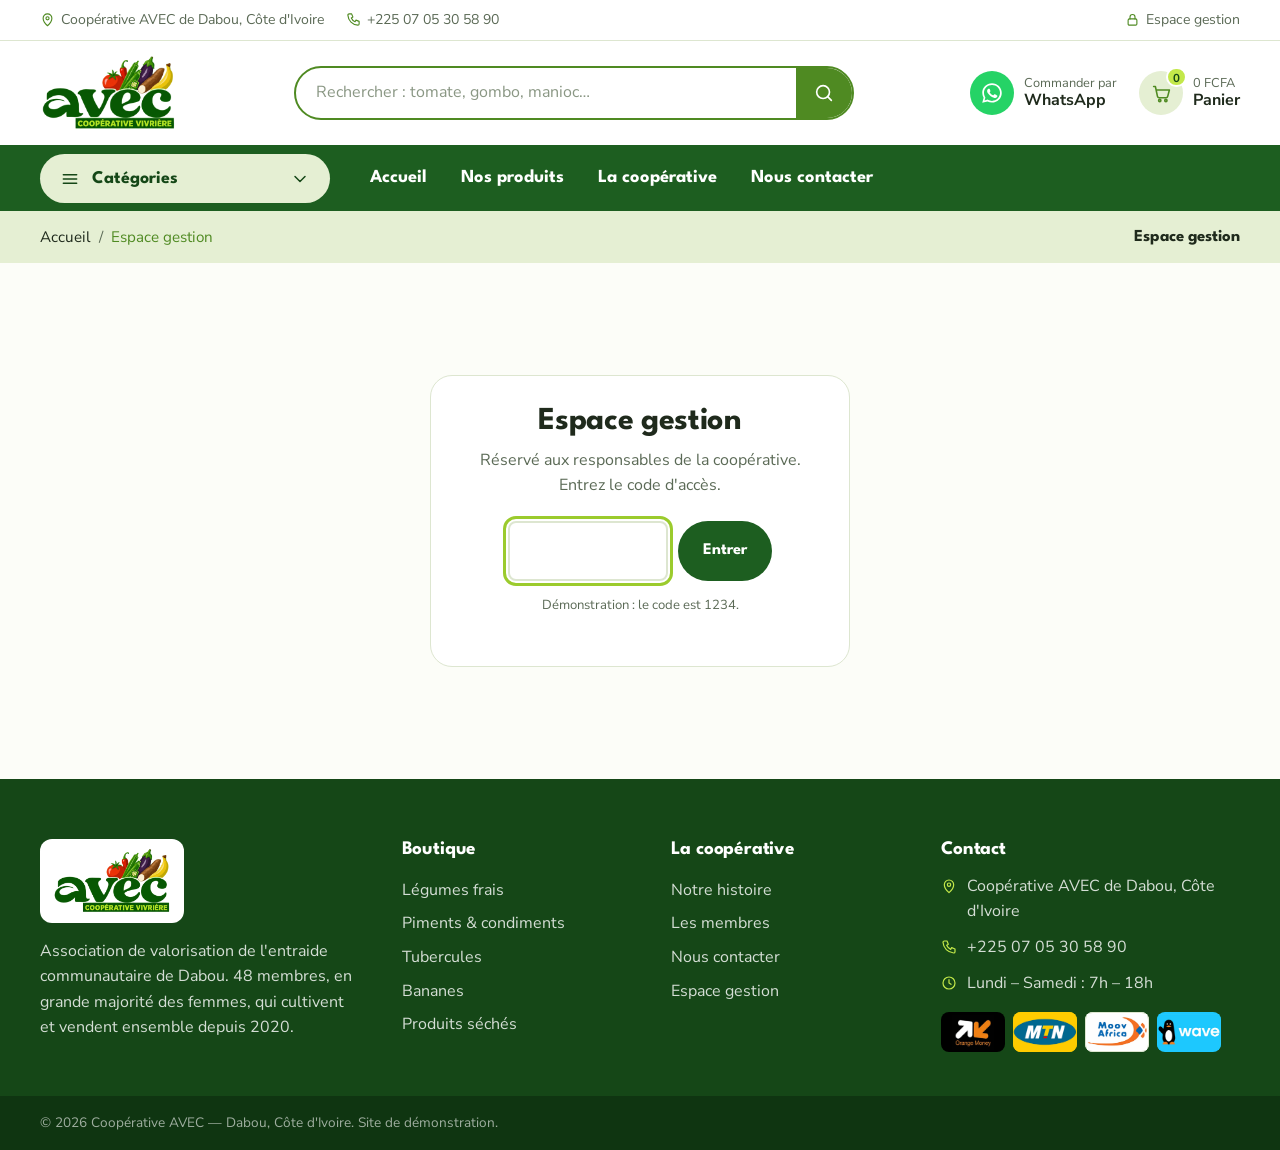
<file: gestion.html>
<!DOCTYPE html>
<html lang="fr">
<head>
  <meta charset="utf-8">
  <meta name="viewport" content="width=device-width, initial-scale=1">
  <title>Espace gestion — Coopérative AVEC</title>
  <meta name="robots" content="noindex">
  <link rel="icon" href="assets/img/logo.png">
  <link rel="preconnect" href="https://fonts.googleapis.com">
  <link rel="preconnect" href="https://fonts.gstatic.com" crossorigin>
  <link href="https://fonts.googleapis.com/css2?family=League+Spartan:wght@500;600;700;800&family=Nunito+Sans:wght@400;600;700;800&display=swap" rel="stylesheet">
  <link rel="stylesheet" href="assets/css/style.css">
</head>
<body data-page="gestion" data-sans-flottant>
  <header data-header></header>

  <div class="crumbs">
    <div class="wrap crumbs__in">
      <nav aria-label="Fil d'Ariane"><ol><li><a href="index.html">Accueil</a></li><li aria-current="page">Espace gestion</li></ol></nav>
      <span class="crumbs__title">Espace gestion</span>
    </div>
  </div>

  <main class="section">
    <div class="wrap" id="contenu"></div>
  </main>

  <footer data-footer></footer>

  <script src="assets/js/config.js"></script>
  <script src="assets/js/data.js"></script>
  <script src="assets/js/app.js"></script>
  <script>
    (function () {
      var A = window.AVEC, C = A.C;
      var racine = document.getElementById("contenu");

      function connecte() { try { return sessionStorage.getItem("avec_gestion") === "1"; } catch (e) { return false; } }

      function porte() {
        racine.innerHTML = '<div class="gate panel">' +
          '<h1>Espace gestion</h1><p>Réservé aux responsables de la coopérative. Entrez le code d\'accès.</p>' +
          '<form id="gate"><label class="sr-only" for="code">Code d\'accès</label>' +
          '<input id="code" type="password" inputmode="numeric" maxlength="8" autocomplete="off">' +
          '<button class="btn btn--primary" type="submit">Entrer</button></form>' +
          '<p class="modal__note" style="margin-top:14px">Démonstration : le code est ' + A.esc(C.codeGestion) + '.</p></div>';
        document.getElementById("code").focus();
        document.getElementById("gate").addEventListener("submit", function (e) {
          e.preventDefault();
          if (document.getElementById("code").value === C.codeGestion) {
            try { sessionStorage.setItem("avec_gestion", "1"); } catch (err) {}
            tableau();
          } else {
            A.toast("Code incorrect.", "erreur");
          }
        });
      }

      function tableau() {
        racine.innerHTML =
          '<div class="admin">' +
            '<div class="livebar"><span class="pulse" aria-hidden="true"></span><b>Disponibilités en temps réel</b>' +
              '<span style="opacity:.85">Ouvrez la boutique dans un autre onglet : chaque changement ici s\'y affiche immédiatement.</span>' +
              '<a class="btn btn--lime" style="margin-left:auto" href="produits.html" target="_blank">Ouvrir la boutique</a></div>' +

            '<section><div class="toolbar"><h1 class="head__title" style="font-size:2rem">Produits</h1><span class="toolbar__count" id="resume-dispo"></span></div>' +
              '<div class="tablewrap"><table class="stock"><thead><tr><th>Produit</th><th>Ménage</th><th>Détaillant</th><th>Grossiste</th><th>Disponibilité</th></tr></thead><tbody id="stock"></tbody></table></div>' +
            '</section>' +

            '<section><div class="toolbar"><h2 class="head__title" style="font-size:2rem">Commandes reçues</h2>' +
              '<button class="btn btn--ghost" type="button" id="reset">' + A.I.trash + ' Réinitialiser la démo</button></div>' +
              '<div class="orders" id="orders"></div>' +
            '</section>' +
          '</div>';

        rendreStock(); rendreCommandes();

        document.getElementById("stock").addEventListener("change", function (e) {
          var cb = e.target.closest("[data-dispo]");
          if (!cb) return;
          var p = A.produit(cb.getAttribute("data-dispo"));
          A.changerDispo(p.id, cb.checked);
          A.toast(p.nom + (cb.checked ? " est de nouveau disponible." : " est maintenant indisponible."), cb.checked ? "" : "erreur");
        });
        document.getElementById("orders").addEventListener("click", function (e) {
          var b = e.target.closest("[data-livrer]");
          if (!b) return;
          A.majCommande(b.getAttribute("data-livrer"), { livree: true });
          rendreCommandes();
        });
        document.getElementById("reset").addEventListener("click", function () {
          if (!confirm("Effacer les commandes de démonstration, le panier et remettre les disponibilités par défaut ?")) return;
          try { ["avec_commandes", "avec_dispo", "avec_panier"].forEach(function (k) { localStorage.removeItem(k); }); } catch (err) {}
          A.majCompteurs();
          document.dispatchEvent(new CustomEvent("avec:dispo"));
          rendreStock(); rendreCommandes();
        });
      }

      function rendreStock() {
        var tbody = document.getElementById("stock");
        if (!tbody) return;
        var n = 0;
        tbody.innerHTML = window.AVEC_PRODUITS.map(function (p) {
          var d = A.estDisponible(p.id);
          if (d) n++;
          return '<tr><td><span class="stock__prod">' + A.photoProduit(p) + A.esc(p.nom) + '</span></td>' +
            '<td>' + A.fcfa(p.prix.menage) + '</td><td>' + A.fcfa(p.prix.detaillant) + '</td><td>' + A.fcfa(p.prix.grossiste) + '</td>' +
            '<td><label class="toggle"><input type="checkbox" data-dispo="' + p.id + '"' + (d ? " checked" : "") + '>' +
            '<span class="dispo ' + (d ? "dispo--on" : "dispo--off") + '" style="position:static">' + (d ? "Disponible" : "Indisponible") + '</span></label></td></tr>';
        }).join("");
        document.getElementById("resume-dispo").textContent = n + " disponible(s) sur " + window.AVEC_PRODUITS.length;
      }

      function rendreCommandes() {
        var zone = document.getElementById("orders");
        if (!zone) return;
        var liste = A.commandes();
        if (!liste.length) {
          zone.innerHTML = '<div class="empty"><h2>Aucune commande pour l\'instant</h2><p>Les commandes passées sur ce navigateur apparaissent ici.</p>' +
            '<a class="btn btn--primary" href="produits.html">Passer une commande test</a></div>';
          return;
        }
        zone.innerHTML = liste.map(function (c) {
          return '<article class="order"><div class="order__top"><b>' + A.esc(c.numero) + '</b>' +
              '<span class="muted">' + A.esc(c.date) + '</span>' +
              '<span class="typebadge typebadge--' + c.profil + '">' + A.nomType(c.profil) + '</span>' +
              '<span class="status' + (c.paiement.reel ? " status--warn" : "") + '">' + A.esc(c.paiement.moyen) + ' — ' + A.esc(c.paiement.statut) + '</span>' +
              '<b style="margin-left:auto;color:var(--foret)">' + A.fcfa(c.total) + '</b></div>' +
            '<div><b>' + A.esc(c.client.nom) + '</b> — ' + A.esc(c.client.telephone) + ' — ' + A.esc(c.client.localite) + ' — ' + A.esc(c.livraison) + '</div>' +
            '<ul>' + c.lignes.map(function (l) { return '<li>' + A.esc(l.nom) + ' : ' + l.qte + ' kg (' + A.nomType(l.type) + ') — ' + A.fcfa(l.total) + '</li>'; }).join("") + '</ul>' +
            '<div style="display:flex;gap:10px;flex-wrap:wrap">' +
              '<a class="btn btn--wa" target="_blank" rel="noopener" href="https://wa.me/225' + String(c.client.telephone).replace(/\D/g, "") + '?text=' +
                encodeURIComponent("Bonjour " + c.client.nom + ", ici " + C.nom + ". Votre commande " + c.numero + " est en préparation.") + '">' + A.I.wa + ' Écrire au client</a>' +
              (c.livree ? '<span class="status">Livrée</span>' : '<button class="btn btn--soft" type="button" data-livrer="' + A.esc(c.numero) + '">Marquer comme livrée</button>') +
            '</div></article>';
        }).join("");
      }

      document.addEventListener("avec:dispo", rendreStock);
      document.addEventListener("avec:commandes", rendreCommandes);

      if (connecte()) tableau(); else porte();
    })();
  </script>
</body>
</html>
</file>
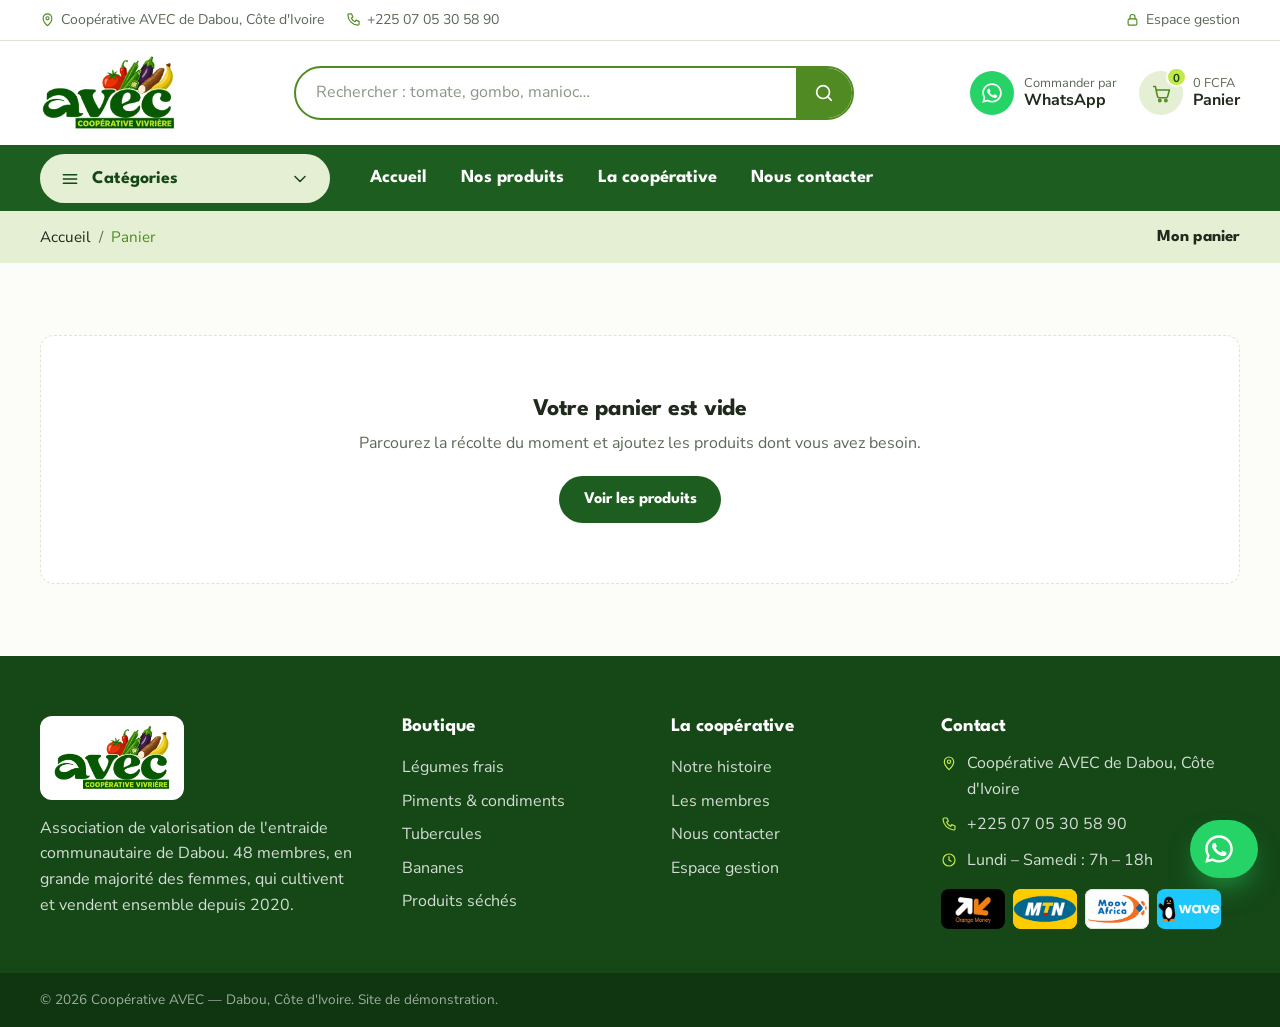
<file: panier.html>
<!DOCTYPE html>
<html lang="fr">
<head>
  <meta charset="utf-8">
  <meta name="viewport" content="width=device-width, initial-scale=1">
  <title>Mon panier — Coopérative AVEC</title>
  <link rel="icon" href="assets/img/logo.png">
  <link rel="preconnect" href="https://fonts.googleapis.com">
  <link rel="preconnect" href="https://fonts.gstatic.com" crossorigin>
  <link href="https://fonts.googleapis.com/css2?family=League+Spartan:wght@500;600;700;800&family=Nunito+Sans:wght@400;600;700;800&display=swap" rel="stylesheet">
  <link rel="stylesheet" href="assets/css/style.css">
</head>
<body data-page="panier">
  <header data-header></header>

  <div class="crumbs">
    <div class="wrap crumbs__in">
      <nav aria-label="Fil d'Ariane"><ol><li><a href="index.html">Accueil</a></li><li aria-current="page">Panier</li></ol></nav>
      <span class="crumbs__title">Mon panier</span>
    </div>
  </div>

  <main class="section">
    <div class="wrap" id="contenu"></div>
  </main>

  <footer data-footer></footer>

  <script src="assets/js/config.js"></script>
  <script src="assets/js/data.js"></script>
  <script src="assets/js/app.js"></script>
  <script>
    (function () {
      var A = window.AVEC, C = A.C;
      var racine = document.getElementById("contenu");

      function rendre() {
        var d = A.detailPanier();
        if (!d.lignes.length) {
          racine.innerHTML = '<div class="empty"><h2>Votre panier est vide</h2>' +
            '<p>Parcourez la récolte du moment et ajoutez les produits dont vous avez besoin.</p>' +
            '<a class="btn btn--primary" href="produits.html">Voir les produits</a></div>';
          return;
        }

        racine.innerHTML =
          '<div class="cartlayout">' +
            '<div>' +
              '<div class="toolbar"><h1 class="head__title" style="font-size:2rem">Mon panier</h1>' +
                '<button class="btn btn--ghost" type="button" id="vider">' + A.I.trash + ' Vider le panier</button></div>' +
              (d.indisponibles.length ? '<div class="offnote" style="margin-bottom:16px">' + d.indisponibles.length +
                ' produit(s) de votre panier vien(nen)t d\'être épuisé(s). Ils ne seront pas comptés dans la commande.</div>' : "") +
              '<div class="cartlist">' + d.lignes.map(ligne).join("") + '</div>' +
            '</div>' +
            '<aside class="summary" aria-label="Récapitulatif">' + resume(d) + '</aside>' +
          '</div>';

        racine.querySelectorAll("[data-ligne]").forEach(function (el) {
          var id = el.getAttribute("data-ligne");
          var picker = el.querySelector("[data-picker]");
          if (picker) A.lierSelecteur(picker, function (q) { majLigne(el, id, q); });
          el.querySelector("[data-retirer]").addEventListener("click", function () { A.retirer(id); rendre(); });
        });
        document.getElementById("vider").addEventListener("click", function () {
          if (confirm("Retirer tous les produits du panier ?")) { A.vider(); rendre(); }
        });
      }

      function ligne(l) {
        var p = l.produit;
        return '<article class="cline' + (l.disponible ? "" : " is-off") + '" data-ligne="' + l.id + '">' +
          '<a class="cline__img" href="produit.html?id=' + p.id + '">' + A.photoProduit(p) + '</a>' +
          '<div class="cline__info">' +
            '<div class="cline__top"><a class="cline__name" href="produit.html?id=' + p.id + '">' + A.esc(p.nom) + '</a>' +
              (l.disponible ? '<span class="typebadge typebadge--' + l.type + '" data-badge>' + A.nomType(l.type) + '</span>' :
                '<span class="dispo dispo--off" style="position:static">Indisponible</span>') + '</div>' +
            '<span class="cline__unit" data-pu>' + A.fcfa(l.prixUnitaire) + ' / kg</span>' +
            (l.disponible ? A.selecteur("ligne-" + l.id, l.qte, true) : "") +
          '</div>' +
          '<div class="cline__right">' +
            '<span class="cline__total" data-total>' + A.fcfa(l.disponible ? l.total : 0) + '</span>' +
            '<span class="cline__save" data-eco>' + (l.economie > 0 && l.disponible ? "−" + A.fcfa(l.economie) : "") + '</span>' +
            '<button class="btn btn--ghost" type="button" data-retirer aria-label="Retirer ' + A.esc(p.nom) + '">' + A.I.trash + ' Retirer</button>' +
          '</div>' +
        '</article>';
      }

      function resume(d) {
        return '<h2>Récapitulatif</h2>' +
          '<div class="summary__profile"><span>Profil de la commande</span>' +
            '<span><span class="typebadge typebadge--' + d.profil + '">' + A.nomType(d.profil) + '</span> — ' + d.poids + ' kg au total</span>' +
            (C.livraisonOfferteGrossiste && d.profil !== "grossiste" ?
              '<small class="muted">Livraison offerte dès ' + C.seuils.grossiste + ' kg d\'un même produit.</small>' :
              (d.profil === "grossiste" && C.livraisonOfferteGrossiste ? '<small style="color:var(--foret);font-weight:700">Livraison offerte</small>' : "")) +
          '</div>' +
          '<div class="summary__row"><span>Sous-total</span><span>' + A.fcfa(d.sousTotal + d.economie) + '</span></div>' +
          (d.economie > 0 ? '<div class="summary__row summary__row--save"><span>Remise quantité</span><span>−' + A.fcfa(d.economie) + '</span></div>' : "") +
          '<div class="summary__row"><span>Livraison</span><span>Choisie à l\'étape suivante</span></div>' +
          '<div class="summary__total"><span>Total produits</span><strong>' + A.fcfa(d.sousTotal) + '</strong></div>' +
          (d.sousTotal > 0 ? '<a class="btn btn--primary btn--lg btn--block" href="commande.html">Passer la commande</a>' :
            '<button class="btn btn--lg btn--block" disabled>Passer la commande</button>') +
          '<a class="btn btn--wa btn--block" target="_blank" rel="noopener" href="' + A.lienWhatsApp(texteWhatsApp(d)) + '">' + A.I.wa + ' Envoyer le panier sur WhatsApp</a>' +
          '<a class="btn btn--ghost btn--block" href="produits.html">Continuer mes achats</a>';
      }

      function texteWhatsApp(d) {
        var t = "Bonjour " + C.nom + ", je souhaite commander :\n";
        d.lignes.forEach(function (l) {
          if (l.disponible) t += "• " + l.produit.nom + " : " + l.qte + " kg (" + A.nomType(l.type) + ") = " + A.fcfa(l.total) + "\n";
        });
        return t + "Total produits : " + A.fcfa(d.sousTotal);
      }

      // Mise à jour fine d'une ligne sans tout redessiner (garde le focus dans le champ)
      function majLigne(el, id, q) {
        A.modifierQte(id, q);
        var d = A.detailPanier();
        var l = d.lignes.filter(function (x) { return x.id === id; })[0];
        var badge = el.querySelector("[data-badge]");
        badge.className = "typebadge typebadge--" + l.type;
        badge.textContent = A.nomType(l.type);
        el.querySelector("[data-pu]").textContent = A.fcfa(l.prixUnitaire) + " / kg";
        el.querySelector("[data-total]").textContent = A.fcfa(l.total);
        el.querySelector("[data-eco]").textContent = l.economie > 0 ? "−" + A.fcfa(l.economie) : "";
        racine.querySelector(".summary").innerHTML = resume(d);
      }

      rendre();
      document.addEventListener("avec:dispo", rendre);
    })();
  </script>
</body>
</html>
</file>
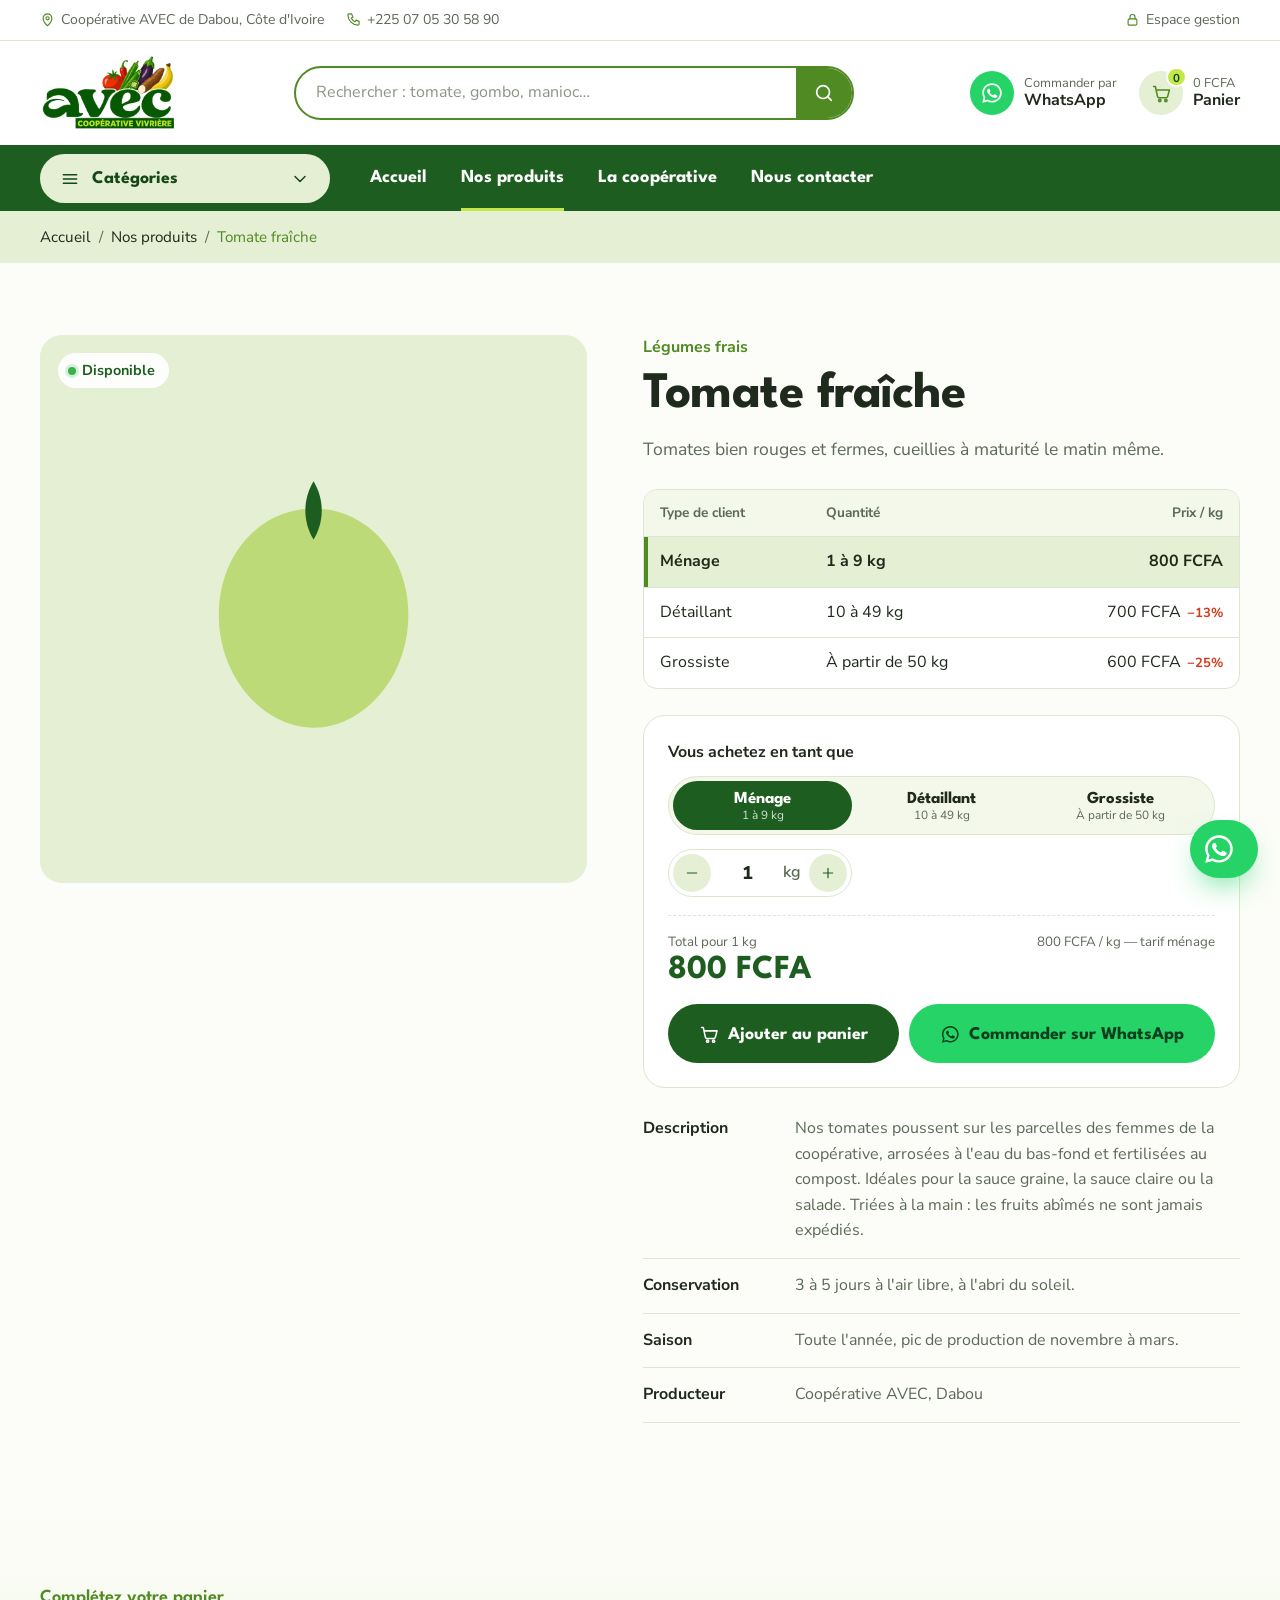
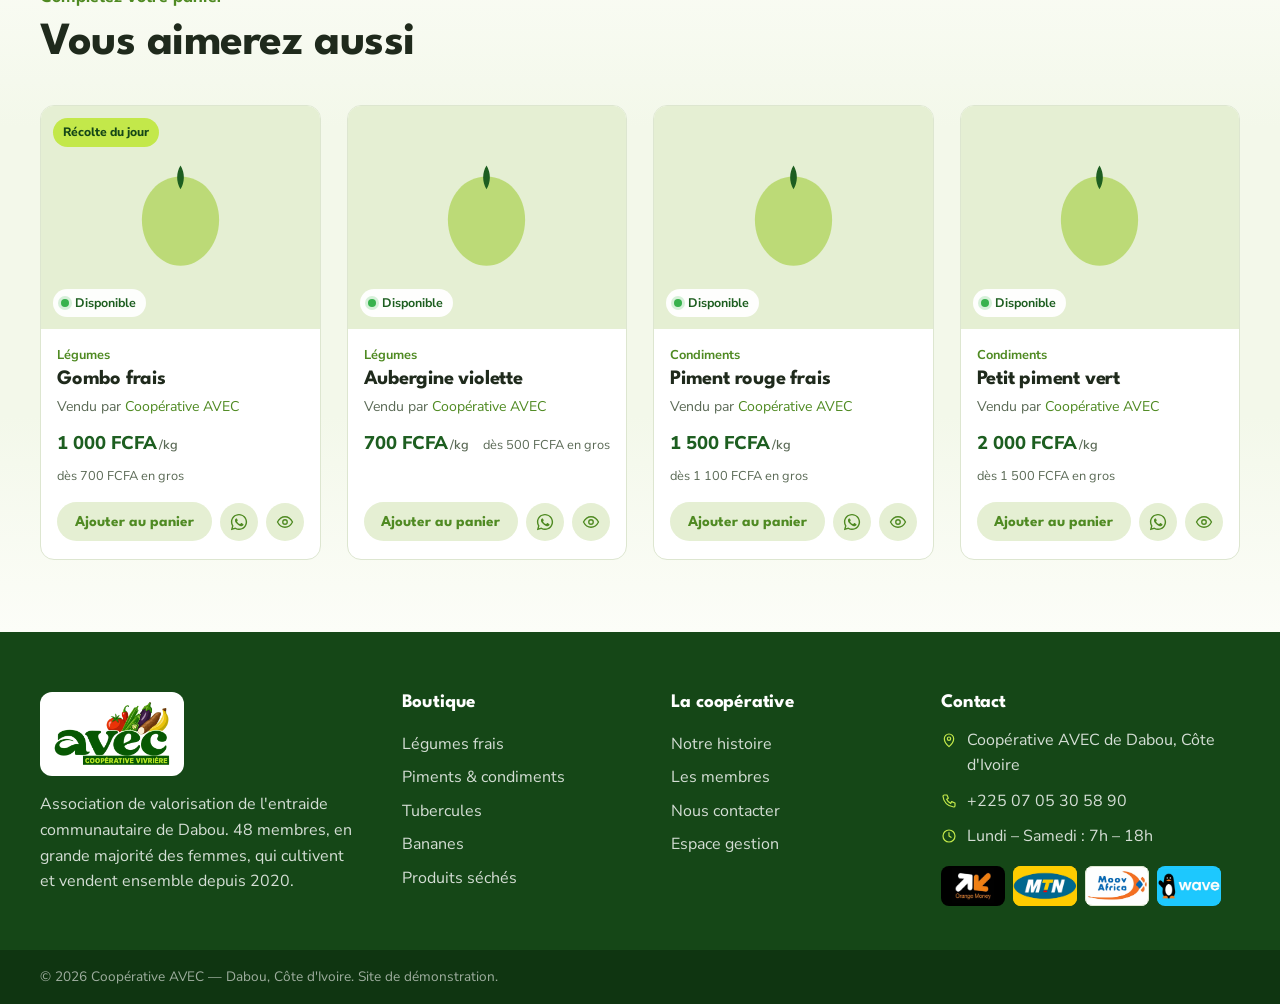
<file: produit.html>
<!DOCTYPE html>
<html lang="fr">
<head>
  <meta charset="utf-8">
  <meta name="viewport" content="width=device-width, initial-scale=1">
  <title>Produit — Coopérative AVEC</title>
  <link rel="icon" href="assets/img/logo.png">
  <link rel="preconnect" href="https://fonts.googleapis.com">
  <link rel="preconnect" href="https://fonts.gstatic.com" crossorigin>
  <link href="https://fonts.googleapis.com/css2?family=League+Spartan:wght@500;600;700;800&family=Nunito+Sans:wght@400;600;700;800&display=swap" rel="stylesheet">
  <link rel="stylesheet" href="assets/css/style.css">
</head>
<body data-page="produits">
  <header data-header></header>

  <div class="crumbs">
    <div class="wrap crumbs__in">
      <nav aria-label="Fil d'Ariane"><ol id="crumbs"><li><a href="index.html">Accueil</a></li><li><a href="produits.html">Nos produits</a></li></ol></nav>
    </div>
  </div>

  <main>
    <section class="section">
      <div class="wrap" id="fiche"></div>
    </section>
    <section class="section section--tint">
      <div class="wrap">
        <div class="head">
          <div>
            <p class="head__kicker">Complétez votre panier</p>
            <h2 class="head__title">Vous aimerez aussi</h2>
          </div>
        </div>
        <div class="grid" id="autres"></div>
      </div>
    </section>
  </main>

  <footer data-footer></footer>

  <script src="assets/js/config.js"></script>
  <script src="assets/js/data.js"></script>
  <script src="assets/js/app.js"></script>
  <script>
    (function () {
      var A = window.AVEC, C = A.C;
      var p = A.produit(A.param("id")) || window.AVEC_PRODUITS[0];
      var qte = C.seuils.menage;
      var dejaDansPanier = A.panier().filter(function (l) { return l.id === p.id; })[0];
      if (dejaDansPanier) qte = dejaDansPanier.qte;

      document.title = p.nom + " — " + C.nom;
      document.getElementById("crumbs").insertAdjacentHTML("beforeend", '<li aria-current="page">' + A.esc(p.nom) + '</li>');
      var cat = A.categorie(p.categorie);

      function rendre() {
        var dispo = A.estDisponible(p.id);
        var el = document.getElementById("fiche");
        el.innerHTML =
          '<div class="pdp">' +
            '<div class="pdp__media">' + A.photoProduit(p) +
              '<span class="dispo ' + (dispo ? "dispo--on" : "dispo--off") + '" id="badge-dispo">' + (dispo ? "Disponible" : "Indisponible") + '</span></div>' +
            '<div>' +
              '<a class="pdp__cat" href="produits.html?categorie=' + p.categorie + '">' + A.esc(cat ? cat.nom : "") + '</a>' +
              '<h1>' + A.esc(p.nom) + '</h1>' +
              '<p class="pdp__lead">' + A.esc(p.resume) + '</p>' +

              '<table class="pricetable" aria-label="Prix au kilo selon le type de client"><thead><tr><th>Type de client</th><th>Quantité</th><th>Prix / kg</th></tr></thead><tbody>' +
                A.TYPES.map(function (t) {
                  var r = A.remise(p, t.id);
                  return '<tr data-row="' + t.id + '"><td>' + t.nom + '</td><td>' + A.plage(t.id) + '</td><td>' + A.fcfa(p.prix[t.id]) +
                    (r > 0 ? '<span class="save">−' + r + '%</span>' : "") + '</td></tr>';
                }).join("") +
              '</tbody></table>' +

              (dispo ?
                '<div class="buybox">' +
                  '<div><div class="buybox__label" style="margin-bottom:10px">Vous achetez en tant que</div>' + A.selecteur("type-" + p.id, qte) + '</div>' +
                  '<div class="buybox__total"><div><small>Total pour <span id="lbl-qte"></span></small><strong id="total"></strong></div>' +
                    '<div style="text-align:right"><small id="lbl-pu"></small><small id="lbl-eco" style="color:var(--tomate);font-weight:700"></small></div></div>' +
                  '<div class="buybox__cta">' +
                    '<button class="btn btn--primary btn--lg" type="button" id="btn-ajouter">' + A.I.cart + ' Ajouter au panier</button>' +
                    '<a class="btn btn--wa btn--lg" id="btn-wa" target="_blank" rel="noopener">' + A.I.wa + ' Commander sur WhatsApp</a>' +
                  '</div>' +
                '</div>'
              :
                '<div class="offnote">Ce produit est épuisé pour le moment. La prochaine récolte arrive bientôt : écrivez-nous pour être prévenu.</div>' +
                '<p style="margin-top:14px"><a class="btn btn--wa" target="_blank" rel="noopener" href="' +
                  A.lienWhatsApp("Bonjour, prévenez-moi quand " + p.nom + " sera de nouveau disponible.") + '">' + A.I.wa + ' Être prévenu sur WhatsApp</a></p>'
              ) +

              '<dl class="facts">' +
                '<div><dt>Description</dt><dd>' + A.esc(p.description) + '</dd></div>' +
                '<div><dt>Conservation</dt><dd>' + A.esc(p.conservation) + '</dd></div>' +
                '<div><dt>Saison</dt><dd>' + A.esc(p.saison) + '</dd></div>' +
                '<div><dt>Producteur</dt><dd>' + A.esc(C.nom) + ', ' + A.esc(C.village) + '</dd></div>' +
              '</dl>' +
            '</div>' +
          '</div>';

        if (!dispo) return;
        var picker = el.querySelector("[data-picker]");
        A.lierSelecteur(picker, maj);
        maj(qte);

        document.getElementById("btn-ajouter").addEventListener("click", function () {
          A.ajouter(p.id, qte, true);
        });
      }

      function maj(q) {
        qte = q;
        var type = A.typeClient(q);
        var pu = p.prix[type];
        document.getElementById("lbl-qte").textContent = q + " kg";
        document.getElementById("total").textContent = A.fcfa(pu * q);
        document.getElementById("lbl-pu").textContent = A.fcfa(pu) + " / kg — tarif " + A.nomType(type).toLowerCase();
        var eco = (p.prix.menage - pu) * q;
        document.getElementById("lbl-eco").textContent = eco > 0 ? "Vous économisez " + A.fcfa(eco) : "";
        document.querySelectorAll("[data-row]").forEach(function (r) {
          r.classList.toggle("is-active", r.getAttribute("data-row") === type);
        });
        document.getElementById("btn-wa").href = A.lienWhatsApp(
          "Bonjour " + C.nom + ", je souhaite commander :\n• " + p.nom + " : " + q + " kg (" + A.nomType(type) + ")\n" +
          "Prix : " + A.fcfa(pu) + "/kg — Total : " + A.fcfa(pu * q) + "\nMerci de me confirmer la disponibilité."
        );
      }

      function autres() {
        document.getElementById("autres").innerHTML = window.AVEC_PRODUITS
          .filter(function (x) { return x.id !== p.id; })
          .sort(function (a, b) { return (b.categorie === p.categorie) - (a.categorie === p.categorie); })
          .slice(0, 4).map(A.carteProduit).join("");
      }

      rendre(); autres();
      document.addEventListener("avec:dispo", function () { rendre(); autres(); });
    })();
  </script>
</body>
</html>
</file>
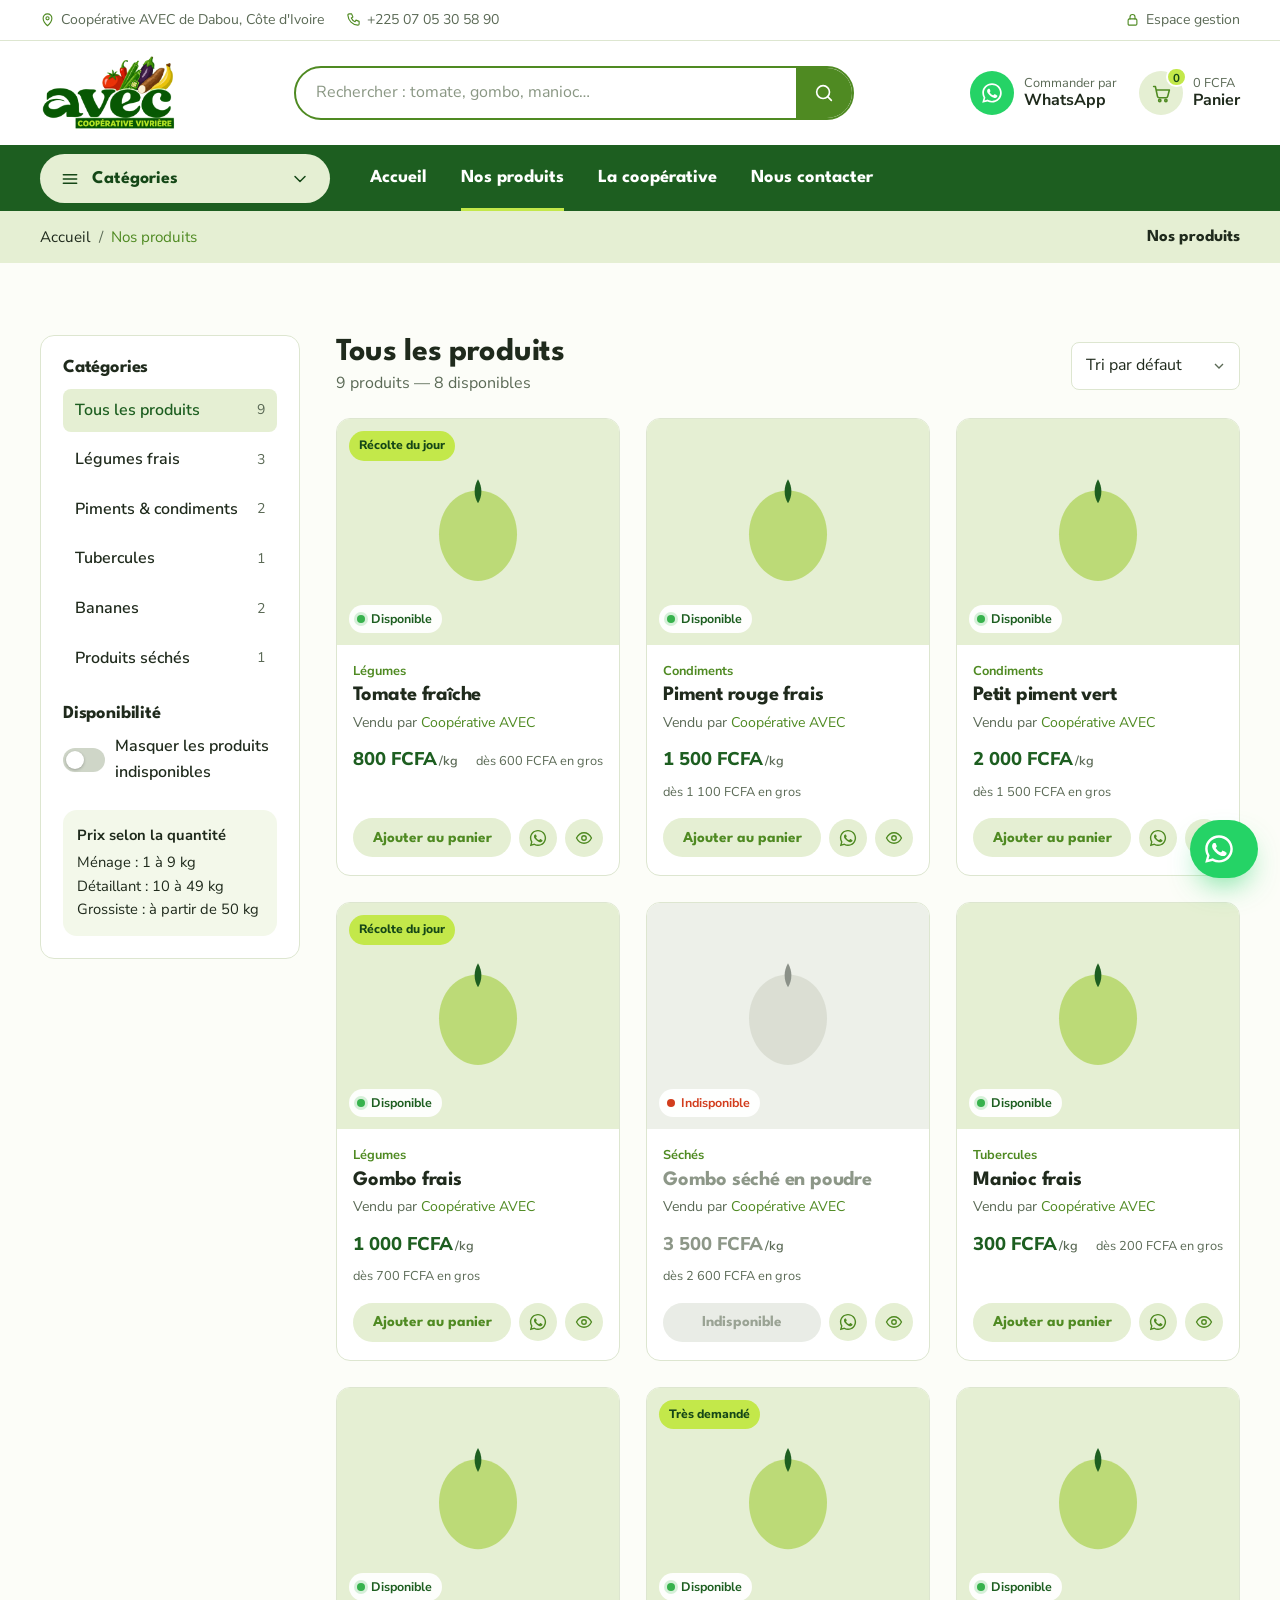
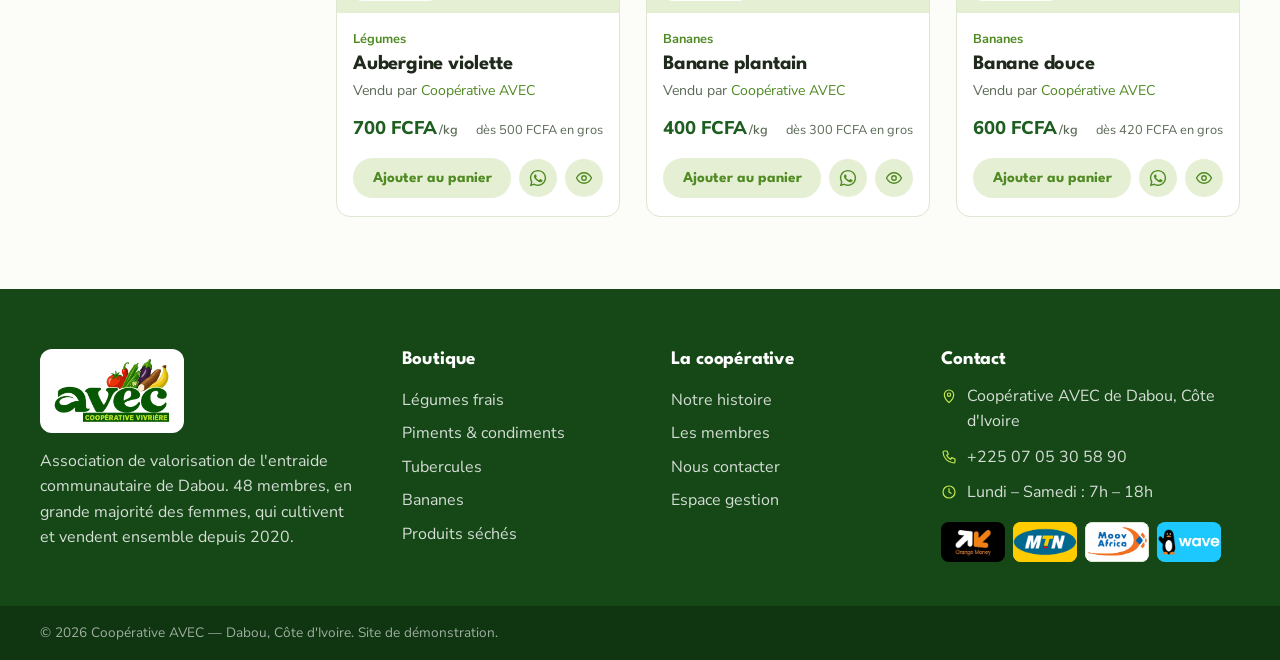
<file: produits.html>
<!DOCTYPE html>
<html lang="fr">
<head>
  <meta charset="utf-8">
  <meta name="viewport" content="width=device-width, initial-scale=1">
  <title>Nos produits — Coopérative AVEC</title>
  <link rel="icon" href="assets/img/logo.png">
  <link rel="preconnect" href="https://fonts.googleapis.com">
  <link rel="preconnect" href="https://fonts.gstatic.com" crossorigin>
  <link href="https://fonts.googleapis.com/css2?family=League+Spartan:wght@500;600;700;800&family=Nunito+Sans:wght@400;600;700;800&display=swap" rel="stylesheet">
  <link rel="stylesheet" href="assets/css/style.css">
</head>
<body data-page="produits">
  <header data-header></header>

  <div class="crumbs">
    <div class="wrap crumbs__in">
      <nav aria-label="Fil d'Ariane"><ol><li><a href="index.html">Accueil</a></li><li aria-current="page">Nos produits</li></ol></nav>
      <span class="crumbs__title">Nos produits</span>
    </div>
  </div>

  <main class="section">
    <div class="wrap shop">
      <aside class="filters" aria-label="Filtres">
        <div>
          <h2>Catégories</h2>
          <div class="chips" id="chips"></div>
        </div>
        <div>
          <h2>Disponibilité</h2>
          <label class="toggle"><input type="checkbox" id="only-dispo"> Masquer les produits indisponibles</label>
        </div>
        <div class="summary__profile">
          <b>Prix selon la quantité</b>
          <span id="rappel-seuils"></span>
        </div>
      </aside>

      <section aria-labelledby="titre-liste">
        <div class="toolbar">
          <div>
            <h1 class="head__title" id="titre-liste" style="font-size:2rem">Tous les produits</h1>
            <span class="toolbar__count" id="count"></span>
          </div>
          <div style="display:flex; gap:10px; align-items:center">
            <label for="tri" class="sr-only">Trier</label>
            <select id="tri" class="select">
              <option value="defaut">Tri par défaut</option>
              <option value="prix-asc">Prix croissant</option>
              <option value="prix-desc">Prix décroissant</option>
              <option value="nom">Nom (A → Z)</option>
            </select>
          </div>
        </div>
        <div class="grid grid--3" id="liste"></div>
      </section>
    </div>
  </main>

  <footer data-footer></footer>

  <script src="assets/js/config.js"></script>
  <script src="assets/js/data.js"></script>
  <script src="assets/js/app.js"></script>
  <script>
    (function () {
      var A = window.AVEC, C = A.C;
      var etat = {
        categorie: A.param("categorie") || "tout",
        q: (A.param("q") || "").trim().toLowerCase(),
        dispo: false,
        tri: "defaut"
      };

      document.getElementById("rappel-seuils").innerHTML =
        "Ménage : " + A.plage("menage") + "<br>Détaillant : " + A.plage("detaillant") + "<br>Grossiste : " + A.plage("grossiste").toLowerCase();

      function sansAccent(s) { return s.normalize("NFD").replace(/[̀-ͯ]/g, "").toLowerCase(); }

      function rendreChips() {
        var cats = [{ id: "tout", nom: "Tous les produits" }].concat(window.AVEC_CATEGORIES);
        document.getElementById("chips").innerHTML = cats.map(function (c) {
          var n = c.id === "tout" ? window.AVEC_PRODUITS.length :
            window.AVEC_PRODUITS.filter(function (p) { return p.categorie === c.id; }).length;
          return '<button type="button" class="chip" data-cat="' + c.id + '" aria-pressed="' + (etat.categorie === c.id) + '">' +
            A.esc(c.nom) + '<span>' + n + '</span></button>';
        }).join("");
      }

      function rendre() {
        var liste = window.AVEC_PRODUITS.filter(function (p) {
          if (etat.categorie !== "tout" && p.categorie !== etat.categorie) return false;
          if (etat.dispo && !A.estDisponible(p.id)) return false;
          if (etat.q && sansAccent(p.nom + " " + p.resume).indexOf(sansAccent(etat.q)) === -1) return false;
          return true;
        });
        if (etat.tri === "prix-asc") liste.sort(function (a, b) { return a.prix.menage - b.prix.menage; });
        if (etat.tri === "prix-desc") liste.sort(function (a, b) { return b.prix.menage - a.prix.menage; });
        if (etat.tri === "nom") liste.sort(function (a, b) { return a.nom.localeCompare(b.nom, "fr"); });

        var cat = A.categorie(etat.categorie);
        document.getElementById("titre-liste").textContent =
          etat.q ? "Résultats pour « " + A.param("q") + " »" : (cat ? cat.nom : "Tous les produits");
        var nbDispo = liste.filter(function (p) { return A.estDisponible(p.id); }).length;
        document.getElementById("count").textContent =
          liste.length + " produit" + (liste.length > 1 ? "s" : "") + " — " + nbDispo + " disponible" + (nbDispo > 1 ? "s" : "");

        document.getElementById("liste").innerHTML = liste.length ? liste.map(A.carteProduit).join("") :
          '<div class="empty" style="grid-column:1/-1"><h2>Aucun produit ne correspond</h2>' +
          '<p>Essayez un autre mot, ou demandez-nous directement si le produit arrive bientôt.</p>' +
          '<a class="btn btn--primary" href="produits.html">Voir tous les produits</a> ' +
          '<a class="btn btn--wa" target="_blank" rel="noopener" href="' + A.lienWhatsApp("Bonjour, avez-vous : " + (A.param("q") || "") + " ?") + '">' + A.I.wa + ' Demander sur WhatsApp</a></div>';
      }

      document.getElementById("chips").addEventListener("click", function (e) {
        var b = e.target.closest("[data-cat]");
        if (!b) return;
        etat.categorie = b.getAttribute("data-cat");
        etat.q = "";
        var url = etat.categorie === "tout" ? "produits.html" : "produits.html?categorie=" + etat.categorie;
        history.replaceState(null, "", url);
        var champ = document.getElementById("q");
        if (champ) champ.value = "";
        rendreChips(); rendre();
      });
      document.getElementById("only-dispo").addEventListener("change", function (e) { etat.dispo = e.target.checked; rendre(); });
      document.getElementById("tri").addEventListener("change", function (e) { etat.tri = e.target.value; rendre(); });
      document.addEventListener("avec:dispo", rendre);

      rendreChips(); rendre();
    })();
  </script>
</body>
</html>
</file>
<file: assets/css/style.css>
/* =========================================================================
   COOPÉRATIVE AVEC — feuille de style
   ========================================================================= */
:root {
  --foret: #1d5e20;
  --foret-fonce: #154717;
  --feuille: #4f8a22;
  --pousse: #9bcb2d;
  --pousse-vif: #c3e84a;
  --seve: #e5efd3;
  --seve-clair: #f3f8ea;
  --fond: #fcfdf8;
  --blanc: #ffffff;
  --encre: #1f2a1c;
  --gris: #5b6a56;
  --ligne: #dde6d0;
  --tomate: #d23d1d;
  --tomate-clair: #fde8e1;
  --mais: #f7e6b2;
  --manioc: #efe0cc;
  --lagune: #c9eef0;

  --titre: "League Spartan", "Trebuchet MS", system-ui, sans-serif;
  --texte: "Nunito Sans", "Segoe UI", system-ui, sans-serif;

  --r-sm: 8px;
  --r-md: 14px;
  --r-lg: 22px;
  --ombre: 0 18px 40px -24px rgba(29, 94, 32, .35);
  --wrap: 1240px;
}

*, *::before, *::after { box-sizing: border-box; }
html { scroll-behavior: smooth; scroll-padding-top: calc(var(--entete-h, 166px) + 12px); }
body {
  margin: 0;
  font-family: var(--texte);
  font-size: 16px;
  line-height: 1.6;
  color: var(--encre);
  background: var(--fond);
  -webkit-font-smoothing: antialiased;
}
img { max-width: 100%; display: block; }
a { color: inherit; }
button, input, select, textarea { font: inherit; color: inherit; }
h1, h2, h3, h4 { font-family: var(--titre); line-height: 1.1; margin: 0; letter-spacing: -.01em; }
p { margin: 0; }
svg { width: 1em; height: 1em; fill: none; stroke: currentColor; stroke-width: 1.8; stroke-linecap: round; stroke-linejoin: round; flex: none; }
.ico-wa { stroke: none; }

.sr-only { position: absolute; width: 1px; height: 1px; padding: 0; margin: -1px; overflow: hidden; clip: rect(0 0 0 0); white-space: nowrap; border: 0; }
:focus-visible { outline: 3px solid var(--pousse); outline-offset: 2px; border-radius: 6px; }

.wrap { width: 100%; max-width: var(--wrap); margin-inline: auto; padding-inline: 20px; }
.section { padding-block: 72px; }
.section--tint { background: linear-gradient(180deg, var(--fond) 0%, var(--seve-clair) 30%, var(--seve-clair) 70%, var(--fond) 100%); }

.head { display: flex; align-items: flex-end; justify-content: space-between; gap: 24px; margin-bottom: 36px; flex-wrap: wrap; }
.head__kicker { font-family: var(--titre); font-weight: 600; color: var(--feuille); font-size: 1.15rem; margin-bottom: 6px; }
.head__title { font-size: clamp(2rem, 3.6vw, 2.9rem); font-weight: 700; }
.head__lead { color: var(--gris); max-width: 60ch; margin-top: 10px; }

/* ---------- Boutons ---------- */
.btn {
  display: inline-flex; align-items: center; justify-content: center; gap: .5em;
  font-family: var(--titre); font-weight: 700; font-size: 1.02rem; line-height: 1;
  padding: .85em 1.4em .75em; border-radius: 999px; border: 2px solid transparent;
  text-decoration: none; cursor: pointer; transition: background-color .2s, color .2s, border-color .2s, transform .15s;
  white-space: nowrap;
}
.btn:active { transform: translateY(1px); }
.btn svg { font-size: 1.15em; }
.btn--primary { background: var(--foret); color: #fff; }
.btn--primary:hover { background: var(--foret-fonce); }
.btn--lime { background: var(--pousse-vif); color: var(--foret-fonce); }
.btn--lime:hover { background: var(--pousse); }
.btn--outline { border-color: var(--feuille); color: var(--feuille); background: transparent; }
.btn--outline:hover { background: var(--feuille); color: #fff; }
.btn--soft { background: var(--seve); color: var(--feuille); }
.btn--soft:hover { background: var(--feuille); color: #fff; }
.btn--wa { background: #25d366; color: #0b3d1e; }
.btn--wa:hover { background: #1fb959; }
.btn--ghost { background: transparent; color: var(--gris); padding-inline: .6em; }
.btn--ghost:hover { color: var(--tomate); }
.btn--block { width: 100%; }
.btn--lg { font-size: 1.12rem; padding: 1em 1.6em .9em; }
.btn[disabled] { background: #e9ece6; color: #9aa394; cursor: not-allowed; border-color: transparent; }

.iconbtn {
  width: 38px; height: 38px; border-radius: 50%; display: grid; place-items: center;
  background: var(--seve); color: var(--feuille); text-decoration: none; flex: none; border: 0; cursor: pointer;
  transition: background-color .2s, color .2s;
}
.iconbtn svg { font-size: 18px; }
.iconbtn:hover { background: var(--feuille); color: #fff; }

/* ---------- En-tête fixe ---------- */
header[data-header] { position: sticky; top: calc(-1 * var(--topbar-h, 41px)); z-index: 60; background: var(--blanc); }
header[data-header].is-compact { box-shadow: 0 10px 30px -18px rgba(20, 50, 15, .45); }
header[data-header].is-compact .masthead__in { min-height: 72px; }
header[data-header].is-compact .brand img { height: 54px; }
header[data-header].is-compact .navbar__in { min-height: 52px; }
header[data-header].is-compact .navbar__links a { padding-block: 13px 11px; font-size: 1.08rem; }
header[data-header].is-compact .catmenu__btn { padding-block: 8px 6px; }

/* ---------- Topbar ---------- */
.topbar { border-bottom: 1px solid var(--ligne); font-size: .88rem; color: var(--gris); background: var(--blanc); }
.topbar__in { display: flex; align-items: center; gap: 22px; min-height: 40px; flex-wrap: wrap; }
.topbar__item { display: inline-flex; align-items: center; gap: 6px; text-decoration: none; }
.topbar__item svg { font-size: 15px; color: var(--feuille); }
a.topbar__item:hover, .topbar__item a:hover { color: var(--foret); }
.topbar__item a { text-decoration: none; }
.topbar__spacer { flex: 1; }

/* ---------- Masthead ---------- */
.masthead { background: var(--blanc); }
.masthead__in { display: flex; align-items: center; gap: 32px; min-height: 104px; }
.brand img { height: 78px; width: auto; }
.search { flex: 1; max-width: 560px; margin-inline: auto; display: flex; border: 2px solid var(--feuille); border-radius: 999px; overflow: hidden; background: #fff; }
.search input { flex: 1; border: 0; padding: 12px 20px; outline: none; min-width: 0; background: transparent; }
.search input::placeholder { color: #8a9784; }
.search button { border: 0; background: var(--feuille); color: #fff; width: 56px; display: grid; place-items: center; cursor: pointer; }
.search button svg { font-size: 22px; }
.search button:hover { background: var(--foret); }
.search:focus-within { box-shadow: 0 0 0 4px rgba(155, 203, 45, .3); }
.masthead__actions { display: flex; align-items: center; gap: 22px; }
.action { display: flex; align-items: center; gap: 10px; text-decoration: none; }
.action__ico { position: relative; width: 44px; height: 44px; border-radius: 50%; background: var(--seve); color: var(--feuille); display: grid; place-items: center; }
.action__ico svg { font-size: 21px; }
.action--wa .action__ico { background: #25d366; color: #fff; }
.action--wa .action__ico svg { font-size: 24px; }
.action__txt { display: flex; flex-direction: column; line-height: 1.15; font-weight: 700; }
.action__txt small { font-weight: 400; color: var(--gris); font-size: .8rem; }
.count { position: absolute; top: -4px; right: -4px; min-width: 20px; height: 20px; padding-inline: 5px; border-radius: 999px; background: var(--pousse-vif); color: var(--foret-fonce); font-size: .72rem; display: grid; place-items: center; border: 2px solid #fff; }
.burger { display: none; width: 44px; height: 44px; border-radius: 50%; border: 0; background: var(--foret); color: #fff; cursor: pointer; place-items: center; }
.burger svg { font-size: 22px; }

/* ---------- Navbar ---------- */
.navbar { background: var(--foret); }
.navbar__in { display: flex; align-items: center; gap: 40px; min-height: 62px; }
.catmenu { position: relative; }
.catmenu__btn {
  display: flex; align-items: center; gap: 12px; width: 290px; padding: 11px 20px 9px;
  border: 0; border-radius: 999px; background: var(--seve); color: var(--foret-fonce);
  font-family: var(--titre); font-weight: 700; font-size: 1.12rem; cursor: pointer;
}
.catmenu__btn svg { font-size: 20px; }
.catmenu__btn .chev { margin-left: auto; transition: transform .2s; }
.catmenu__btn[aria-expanded="true"] .chev { transform: rotate(180deg); }
.catmenu__list {
  position: absolute; top: calc(100% + 8px); left: 0; width: 290px; background: #fff; border-radius: var(--r-md);
  box-shadow: 0 20px 50px -20px rgba(0,0,0,.35); padding: 8px; display: grid; z-index: 50;
}
.catmenu__list[hidden] { display: none; }
.catmenu__list a { padding: 10px 14px; border-radius: var(--r-sm); text-decoration: none; font-weight: 600; }
.catmenu__list a:hover { background: var(--seve); color: var(--foret); }
.navbar__links { display: flex; gap: 34px; }
.navbar__links a { color: #fff; text-decoration: none; font-family: var(--titre); font-weight: 700; font-size: 1.15rem; padding-block: 18px 16px; border-bottom: 3px solid transparent; }
.navbar__links a:hover { color: var(--pousse-vif); }
.navbar__links a[aria-current="page"] { border-bottom-color: var(--pousse-vif); }

/* ---------- Bandeau de page (fil d'Ariane) ---------- */
.crumbs { background: var(--seve); }
.crumbs__in { display: flex; align-items: center; justify-content: space-between; gap: 16px; min-height: 52px; font-size: .95rem; flex-wrap: wrap; padding-block: 8px; }
.crumbs ol { list-style: none; margin: 0; padding: 0; display: flex; gap: 8px; flex-wrap: wrap; }
.crumbs li + li::before { content: "/"; margin-right: 8px; color: var(--gris); }
.crumbs a { text-decoration: none; }
.crumbs a:hover { color: var(--foret); }
.crumbs [aria-current] { color: var(--feuille); }
.crumbs__title { font-family: var(--titre); font-weight: 700; font-size: 1.05rem; }

/* ---------- Hero (mosaïque) ---------- */
.hero { display: grid; grid-template-columns: 1fr 1fr; background: var(--seve-clair); }
.hero__grid { display: grid; grid-template-columns: 1fr 1fr; }
.tile { position: relative; overflow: hidden; display: flex; align-items: center; min-height: 320px; padding: 36px 32px; isolation: isolate; }
.tile__bg { position: absolute; inset: 0; z-index: -2; }
.tile__bg img { width: 100%; height: 100%; object-fit: cover; }
.tile::before { content: ""; position: absolute; inset: 0; z-index: -1; }
.tile__txt { max-width: 62%; }
.tile h2 { font-size: clamp(1.8rem, 2.6vw, 2.4rem); font-weight: 700; margin-bottom: 8px; }
.tile p { color: var(--gris); margin-bottom: 20px; }
.tile--big { min-height: 640px; padding: 48px 48px; align-items: flex-end; }
.tile--big::before { background: linear-gradient(90deg, rgba(20,40,15,.82) 0%, rgba(20,40,15,.55) 45%, rgba(20,40,15,.05) 80%), linear-gradient(0deg, rgba(20,40,15,.55) 0%, transparent 45%); }
.tile--big .tile__txt { max-width: 520px; color: #fff; }
.tile--big h1 { font-size: clamp(2.4rem, 4vw, 3.5rem); font-weight: 800; line-height: .98; margin-bottom: 18px; }
.tile--big p { color: rgba(255,255,255,.88); font-size: 1.12rem; margin-bottom: 28px; max-width: 42ch; }
.tile--big .hero__cta { display: flex; gap: 12px; flex-wrap: wrap; }
.tile--big .btn--outline { border-color: #fff; color: #fff; }
.tile--big .btn--outline:hover { background: #fff; color: var(--foret); }
.hero__stats { display: flex; gap: 28px; margin-top: 36px; padding-top: 22px; border-top: 1px solid rgba(255,255,255,.25); flex-wrap: wrap; }
.hero__stats div { display: flex; flex-direction: column; font-size: .9rem; color: rgba(255,255,255,.8); }
.hero__stats b { font-family: var(--titre); font-size: 1.9rem; color: var(--pousse-vif); line-height: 1; }
.tile--light::before { background: linear-gradient(90deg, rgba(255,255,255,.96) 0%, rgba(255,255,255,.9) 50%, rgba(255,255,255,0) 80%); }
.tile--mais::before { background: linear-gradient(90deg, rgba(255,247,222,.97) 0%, rgba(255,247,222,.9) 50%, rgba(255,247,222,0) 80%); }
.tile--seve::before { background: linear-gradient(90deg, rgba(240,248,225,.97) 0%, rgba(240,248,225,.9) 50%, rgba(240,248,225,0) 80%); }
.tile--rose::before { background: linear-gradient(90deg, rgba(255,238,232,.97) 0%, rgba(255,238,232,.9) 50%, rgba(255,238,232,0) 80%); }
.tile .btn--outline { background: rgba(255,255,255,.6); }
.tile .btn--outline:hover { background: var(--feuille); }

/* ---------- Catégories en vedette ---------- */
.cats { display: grid; grid-template-columns: repeat(5, 1fr); gap: 24px; }
.cat { text-align: center; text-decoration: none; }
.cat__disc { aspect-ratio: 1; max-width: 190px; margin: 0 auto 16px; border-radius: 50%; background: var(--seve); padding: 12px; transition: background-color .25s; }
.cat__disc img { width: 100%; height: 100%; object-fit: cover; border-radius: 50%; transition: transform .35s; }
.cat:hover .cat__disc { background: var(--pousse); }
.cat:hover .cat__disc img { transform: scale(.94); }
.cat__name { font-family: var(--titre); font-weight: 700; font-size: 1.1rem; }
.cat__meta { color: var(--gris); font-size: .9rem; }

/* ---------- Types de clients (offres) ---------- */
.tiers { display: grid; grid-template-columns: repeat(3, 1fr); gap: 24px; }
.tier { border-radius: var(--r-md); padding: 30px 30px 28px; position: relative; overflow: hidden; display: flex; flex-direction: column; min-height: 290px; }
.tier--menage { background: var(--mais); }
.tier--detaillant { background: var(--lagune); }
.tier--grossiste { background: var(--seve); }
.tier__who { font-family: var(--titre); font-size: 1.7rem; font-weight: 700; }
.tier__range { font-weight: 700; color: var(--foret); margin-top: 2px; }
.tier__txt { color: var(--gris); margin-top: 14px; max-width: 30ch; }
.tier__deal { margin-top: auto; padding-top: 22px; display: flex; align-items: baseline; gap: 8px; max-width: calc(100% - 130px); position: relative; z-index: 1; }
.tier__deal b { font-family: var(--titre); font-size: 3.2rem; line-height: .9; color: var(--foret); }
.tier__deal span { color: var(--gris); font-size: .92rem; max-width: 18ch; line-height: 1.3; }
.tier img { position: absolute; right: -30px; bottom: -30px; width: 170px; height: 170px; border-radius: 50%; object-fit: cover; border: 6px solid rgba(255,255,255,.55); }

/* ---------- Grille produits ---------- */
.grid { display: grid; grid-template-columns: repeat(4, 1fr); gap: 26px; }
.grid--3 { grid-template-columns: repeat(3, 1fr); }
.pcard { background: #fff; border: 1px solid var(--ligne); border-radius: var(--r-md); overflow: hidden; display: flex; flex-direction: column; transition: border-color .2s, box-shadow .2s; }
.pcard:hover { border-color: var(--feuille); box-shadow: var(--ombre); }
.pcard__media { position: relative; display: block; aspect-ratio: 4 / 3.2; background: var(--seve-clair); overflow: hidden; }
.pcard__media img { width: 100%; height: 100%; object-fit: cover; transition: transform .5s; }
.pcard:hover .pcard__media img { transform: scale(1.04); }
.pcard__badge { position: absolute; top: 12px; left: 12px; background: var(--pousse-vif); color: var(--foret-fonce); font-weight: 800; font-size: .76rem; padding: 5px 10px; border-radius: 999px; }
.dispo { position: absolute; bottom: 12px; left: 12px; display: inline-flex; align-items: center; gap: 6px; font-size: .78rem; font-weight: 700; padding: 4px 10px 4px 8px; border-radius: 999px; background: rgba(255,255,255,.94); }
.dispo::before { content: ""; width: 8px; height: 8px; border-radius: 50%; }
.dispo--on { color: var(--foret); }
.dispo--on::before { background: #37b24d; box-shadow: 0 0 0 3px rgba(55,178,77,.2); }
.dispo--off { color: var(--tomate); }
.dispo--off::before { background: var(--tomate); }
.pcard__body { padding: 16px 16px 18px; display: flex; flex-direction: column; gap: 4px; flex: 1; }
.pcard__cat { font-size: .8rem; color: var(--feuille); font-weight: 700; }
.pcard__title { font-size: 1.28rem; font-weight: 700; }
.pcard__title a { text-decoration: none; }
.pcard__title a:hover { color: var(--foret); }
.pcard__seller { font-size: .88rem; color: var(--gris); }
.pcard__seller span { color: var(--feuille); }
.pcard__prices { display: flex; align-items: baseline; justify-content: space-between; gap: 8px; margin: 6px 0 12px; flex-wrap: wrap; }
.pcard__price { font-weight: 800; color: var(--foret); font-size: 1.15rem; }
.pcard__price small { font-weight: 600; color: var(--gris); font-size: .8rem; margin-left: 2px; }
.pcard__gros { font-size: .8rem; color: var(--gris); }
.pcard__actions { display: flex; gap: 8px; align-items: center; margin-top: auto; }
.pcard__actions .btn { flex: 1; font-size: .95rem; padding: .7em .8em .62em; }
.pcard__actions .iconbtn .ico-wa { font-size: 20px; }
.pcard.is-off .pcard__media img { filter: grayscale(.9); opacity: .6; }
.pcard.is-off .pcard__title, .pcard.is-off .pcard__price { color: #8d9788; }

/* ---------- Bande paiement ---------- */
.paystrip { background: var(--foret); color: #fff; border-radius: var(--r-lg); padding: 44px; display: grid; grid-template-columns: 1.1fr 1fr; gap: 40px; align-items: center; }
.paystrip h2 { font-size: clamp(1.8rem, 3vw, 2.4rem); margin-bottom: 12px; }
.paystrip p { color: rgba(255,255,255,.82); max-width: 48ch; }
.paystrip__logos { display: grid; grid-template-columns: repeat(2, 1fr); gap: 14px; }
.paystrip__logos .mm { aspect-ratio: 16 / 10; border-radius: var(--r-md); }
/* Logos Mobile Money : chaque logo sur la couleur de fond de sa marque */
.mm { position: relative; display: block; overflow: hidden; border-radius: 8px; flex: none; }
.mm img { position: absolute; inset: 0; width: 100%; height: 100%; max-width: none; object-fit: contain; display: block; }
.mm--orange { background: #000; }
.mm--orange img { padding: 4%; }
.mm--mtn { background: #ffcc00; }
.mm--mtn img { object-fit: cover; transform: scale(1.08); }
.mm--moov { background: #fff; box-shadow: inset 0 0 0 1px var(--ligne); }
.mm--moov img { padding: 3%; }
.mm--wave { background: #1dc8ff; }

/* ---------- Étapes ---------- */
.steps { display: grid; grid-template-columns: repeat(4, 1fr); gap: 24px; counter-reset: etape; list-style: none; padding: 0; margin: 0; }
.steps li { counter-increment: etape; position: relative; padding-top: 58px; }
.steps li::before { content: counter(etape); position: absolute; top: 0; left: 0; width: 44px; height: 44px; border-radius: 50%; background: var(--pousse-vif); color: var(--foret-fonce); font-family: var(--titre); font-weight: 800; font-size: 1.3rem; display: grid; place-items: center; }
.steps li::after { content: ""; position: absolute; top: 22px; left: 56px; right: 8px; border-top: 2px dashed var(--pousse); }
.steps li:last-child::after { display: none; }
.steps h3 { font-size: 1.25rem; margin-bottom: 6px; }
.steps p { color: var(--gris); font-size: .96rem; }

/* ---------- Bloc coopérative (accueil) ---------- */
.coop { display: grid; grid-template-columns: 1fr 1fr; gap: 56px; align-items: center; }
.coop__photos { display: grid; grid-template-columns: 1.2fr 1fr; grid-template-rows: repeat(2, minmax(0, 1fr)); gap: 14px; height: 480px; }
.coop__photos img { width: 100%; height: 100%; min-height: 0; object-fit: cover; border-radius: var(--r-md); }
.coop__photos img:first-child { grid-row: span 2; }
.coop__txt p { color: var(--gris); margin-top: 14px; }
.coop__list { list-style: none; padding: 0; margin: 22px 0 30px; display: grid; gap: 12px; }
.coop__list li { display: flex; gap: 12px; align-items: flex-start; }
.coop__list svg { font-size: 22px; color: var(--feuille); margin-top: 2px; }

/* ---------- Catalogue ---------- */
.shop { display: grid; grid-template-columns: 260px 1fr; gap: 36px; align-items: start; }
.filters { position: sticky; top: calc(var(--entete-h, 166px) + 16px); background: #fff; border: 1px solid var(--ligne); border-radius: var(--r-md); padding: 22px; display: grid; gap: 24px; }
.filters h2 { font-size: 1.15rem; margin-bottom: 10px; }
.chips { display: flex; flex-direction: column; gap: 6px; }
.chip { display: flex; justify-content: space-between; align-items: center; padding: 9px 12px; border-radius: var(--r-sm); border: 0; background: transparent; cursor: pointer; text-align: left; font-weight: 600; }
.chip span { color: var(--gris); font-weight: 400; font-size: .88rem; }
.chip:hover { background: var(--seve-clair); }
.chip[aria-pressed="true"] { background: var(--seve); color: var(--foret); }
.toggle { display: flex; align-items: center; gap: 10px; cursor: pointer; font-weight: 600; }
.toggle input { appearance: none; width: 42px; height: 24px; border-radius: 999px; background: #cfd6c8; position: relative; cursor: pointer; transition: background-color .2s; flex: none; margin: 0; }
.toggle input::after { content: ""; position: absolute; top: 3px; left: 3px; width: 18px; height: 18px; border-radius: 50%; background: #fff; transition: transform .2s; box-shadow: 0 1px 3px rgba(0,0,0,.25); }
.toggle input:checked { background: var(--feuille); }
.toggle input:checked::after { transform: translateX(18px); }
.toolbar { display: flex; justify-content: space-between; align-items: center; gap: 16px; margin-bottom: 22px; flex-wrap: wrap; }
.toolbar__count { color: var(--gris); }
.select { padding: 10px 38px 10px 14px; border: 1px solid var(--ligne); border-radius: var(--r-sm); background: #fff url("data:image/svg+xml;utf8,<svg xmlns='http://www.w3.org/2000/svg' viewBox='0 0 24 24' fill='none' stroke='%235b6a56' stroke-width='2'><path d='m6 9 6 6 6-6'/></svg>") no-repeat right 12px center / 16px; appearance: none; cursor: pointer; }
.empty { text-align: center; padding: 60px 20px; background: #fff; border: 1px dashed var(--ligne); border-radius: var(--r-md); }
.empty h2 { font-size: 1.5rem; margin-bottom: 8px; }
.empty p { color: var(--gris); margin-bottom: 20px; }

/* ---------- Fiche produit ---------- */
.pdp { display: grid; grid-template-columns: 1fr 1fr; gap: 56px; align-items: start; }
.pdp__media { position: sticky; top: calc(var(--entete-h, 166px) + 16px); border-radius: var(--r-lg); overflow: hidden; background: var(--seve-clair); aspect-ratio: 1; }
.pdp__media img { width: 100%; height: 100%; object-fit: cover; }
.pdp__media .dispo { top: 18px; bottom: auto; left: 18px; font-size: .9rem; padding: 6px 14px 6px 10px; }
.pdp__cat { color: var(--feuille); font-weight: 700; text-decoration: none; }
.pdp h1 { font-size: clamp(2.2rem, 4vw, 3.2rem); margin: 6px 0 12px; }
.pdp__lead { color: var(--gris); font-size: 1.1rem; max-width: 52ch; }
.pricetable { width: 100%; border-collapse: separate; border-spacing: 0; margin: 26px 0; border: 1px solid var(--ligne); border-radius: var(--r-md); overflow: hidden; background: #fff; }
.pricetable th, .pricetable td { padding: 12px 16px; text-align: left; border-bottom: 1px solid var(--ligne); }
.pricetable tr:last-child td { border-bottom: 0; }
.pricetable th { background: var(--seve-clair); font-size: .85rem; color: var(--gris); font-weight: 700; }
.pricetable td:last-child, .pricetable th:last-child { text-align: right; }
.pricetable tr.is-active td { background: var(--seve); font-weight: 700; }
.pricetable tr.is-active td:first-child { box-shadow: inset 4px 0 0 var(--feuille); }
.pricetable .save { color: var(--tomate); font-size: .82rem; font-weight: 700; margin-left: 6px; }
.buybox { background: #fff; border: 1px solid var(--ligne); border-radius: var(--r-lg); padding: 24px; display: grid; gap: 18px; }
.buybox__label { font-weight: 700; }
.buybox__total { display: flex; justify-content: space-between; align-items: baseline; gap: 12px; flex-wrap: wrap; padding-top: 16px; border-top: 1px dashed var(--ligne); }
.buybox__total strong { font-family: var(--titre); font-size: 2.1rem; color: var(--foret); line-height: 1; }
.buybox__total small { color: var(--gris); display: block; }
.buybox__cta { display: grid; grid-template-columns: 1fr 1fr; gap: 10px; }
.offnote { background: var(--tomate-clair); color: #8a2410; border-radius: var(--r-md); padding: 14px 16px; font-weight: 600; }
.facts { display: grid; gap: 14px; margin-top: 28px; }
.facts div { display: grid; grid-template-columns: 140px 1fr; gap: 12px; padding-bottom: 14px; border-bottom: 1px solid var(--ligne); }
.facts dt { font-weight: 700; }
.facts dd { margin: 0; color: var(--gris); }

/* ---------- Sélecteur type de client ---------- */
.picker { display: grid; gap: 14px; }
.seg { --i: 0; position: relative; display: grid; grid-template-columns: repeat(3, 1fr); background: var(--seve-clair); border: 1px solid var(--ligne); border-radius: 999px; padding: 4px; isolation: isolate; }
.seg__opt { position: relative; cursor: pointer; text-align: center; }
.seg__opt input { position: absolute; opacity: 0; inset: 0; cursor: pointer; margin: 0; }
.seg__opt span { display: flex; flex-direction: column; padding: 9px 6px 7px; border-radius: 999px; line-height: 1.15; transition: color .25s; }
.seg__opt b { font-family: var(--titre); font-size: 1.05rem; }
.seg__opt small { font-size: .74rem; color: var(--gris); transition: color .25s; }
.seg__opt input:checked + span { color: #fff; }
.seg__opt input:checked + span small { color: rgba(255,255,255,.8); }
.seg__opt input:focus-visible + span { outline: 3px solid var(--pousse); outline-offset: 1px; }
.seg__thumb { position: absolute; z-index: -1; top: 4px; bottom: 4px; left: 4px; width: calc((100% - 8px) / 3); border-radius: 999px; background: var(--foret); transform: translateX(calc(var(--i) * 100%)); transition: transform .35s cubic-bezier(.3,1.3,.5,1), background-color .3s; }
.seg[data-type="detaillant"] .seg__thumb { background: #1f7a8c; }
.seg[data-type="grossiste"] .seg__thumb { background: #8a5a16; }
.qty { display: inline-flex; align-items: center; border: 1px solid var(--ligne); border-radius: 999px; background: #fff; width: max-content; padding: 4px; }
.qty__btn { width: 38px; height: 38px; border-radius: 50%; border: 0; background: var(--seve); color: var(--foret); display: grid; place-items: center; cursor: pointer; }
.qty__btn:hover { background: var(--feuille); color: #fff; }
.qty__input { width: 72px; border: 0; text-align: center; font-weight: 800; font-size: 1.15rem; outline: none; background: transparent; -moz-appearance: textfield; }
.qty__input::-webkit-outer-spin-button, .qty__input::-webkit-inner-spin-button { -webkit-appearance: none; margin: 0; }
.qty__unit { color: var(--gris); margin-right: 8px; font-weight: 600; }
.picker--compact .seg__opt span { padding: 7px 4px 5px; }
.picker--compact .seg__opt b { font-size: .88rem; }
.picker--compact .qty__btn { width: 32px; height: 32px; }
.picker--compact .qty__input { width: 56px; font-size: 1rem; }

.typebadge { display: inline-flex; align-items: center; gap: 6px; font-weight: 800; font-size: .8rem; padding: 4px 10px; border-radius: 999px; }
.typebadge--menage { background: var(--mais); color: #6b4d00; }
.typebadge--detaillant { background: var(--lagune); color: #13535e; }
.typebadge--grossiste { background: #f1dfc0; color: #6b420c; }

/* ---------- Panier ---------- */
.cartlayout { display: grid; grid-template-columns: 1fr 380px; gap: 32px; align-items: start; }
.cartlist { display: grid; gap: 16px; }
.cline { display: grid; grid-template-columns: 110px 1fr auto; gap: 20px; align-items: center; background: #fff; border: 1px solid var(--ligne); border-radius: var(--r-md); padding: 16px; }
.cline__img { width: 110px; height: 110px; border-radius: var(--r-sm); overflow: hidden; background: var(--seve-clair); }
.cline__img img { width: 100%; height: 100%; object-fit: cover; }
.cline__info { display: grid; gap: 10px; min-width: 0; }
.cline__top { display: flex; align-items: center; gap: 10px; flex-wrap: wrap; }
.cline__name { font-size: 1.25rem; text-decoration: none; font-family: var(--titre); font-weight: 700; }
.cline__unit { color: var(--gris); font-size: .9rem; }
.cline__right { text-align: right; display: grid; gap: 6px; justify-items: end; }
.cline__total { font-family: var(--titre); font-weight: 700; font-size: 1.35rem; color: var(--foret); }
.cline__save { font-size: .82rem; color: var(--tomate); font-weight: 700; }
.cline.is-off { opacity: .7; }
.cline .picker { grid-template-columns: minmax(0, 330px) auto; align-items: center; }

.summary { position: sticky; top: calc(var(--entete-h, 166px) + 16px); background: #fff; border: 1px solid var(--ligne); border-radius: var(--r-lg); padding: 24px; display: grid; gap: 14px; }
.summary h2 { font-size: 1.5rem; }
.summary__row { display: flex; justify-content: space-between; gap: 12px; }
.summary__row span:first-child { color: var(--gris); }
.summary__row--save span:last-child { color: var(--tomate); font-weight: 700; }
.summary__total { display: flex; justify-content: space-between; align-items: baseline; padding-top: 14px; border-top: 1px dashed var(--ligne); }
.summary__total strong { font-family: var(--titre); font-size: 1.9rem; color: var(--foret); }
.summary__profile { background: var(--seve-clair); border-radius: var(--r-md); padding: 14px; display: grid; gap: 4px; font-size: .92rem; }
.summary__items { display: grid; gap: 10px; max-height: 280px; overflow: auto; padding-right: 4px; }
.summary__item { display: grid; grid-template-columns: 48px 1fr auto; gap: 10px; align-items: center; font-size: .92rem; }
.summary__item img { width: 48px; height: 48px; border-radius: 8px; object-fit: cover; }
.summary__item small { color: var(--gris); display: block; }

/* ---------- Commande ---------- */
.checkout { display: grid; grid-template-columns: 1fr 400px; gap: 32px; align-items: start; }
.panel { background: #fff; border: 1px solid var(--ligne); border-radius: var(--r-lg); padding: 28px; }
.panel + .panel { margin-top: 20px; }
.panel__head { display: flex; align-items: center; gap: 14px; margin-bottom: 20px; }
.panel__num { width: 36px; height: 36px; border-radius: 50%; background: var(--foret); color: #fff; font-family: var(--titre); font-weight: 800; display: grid; place-items: center; flex: none; }
.panel__head h2 { font-size: 1.45rem; }
.fields { display: grid; grid-template-columns: 1fr 1fr; gap: 16px; }
.field { display: grid; gap: 6px; }
.field--full { grid-column: 1 / -1; }
.field label { font-weight: 700; font-size: .92rem; }
.field input, .field textarea, .field select { width: 100%; padding: 12px 14px; border: 1px solid #cdd8c1; border-radius: var(--r-sm); background: #fff; outline: none; transition: border-color .2s, box-shadow .2s; }
.field input:focus, .field textarea:focus, .field select:focus { border-color: var(--feuille); box-shadow: 0 0 0 3px rgba(155,203,45,.3); }
.field .hint { font-size: .82rem; color: var(--gris); }
.field.has-error input { border-color: var(--tomate); }
.field .err { font-size: .82rem; color: var(--tomate); font-weight: 700; }
.options { display: grid; gap: 10px; }
.option { position: relative; display: flex; align-items: center; gap: 14px; border: 2px solid var(--ligne); border-radius: var(--r-md); padding: 14px 16px; cursor: pointer; transition: border-color .2s, background-color .2s; }
.option input { accent-color: var(--foret); width: 18px; height: 18px; margin: 0; flex: none; }
.option:hover { border-color: var(--pousse); }
.option:has(input:checked) { border-color: var(--foret); background: var(--seve-clair); }
.option__txt { flex: 1; display: grid; }
.option__txt small { color: var(--gris); }
.option__price { font-weight: 800; color: var(--foret); white-space: nowrap; }
.payopts { display: grid; grid-template-columns: repeat(2, 1fr); gap: 12px; }
.payopt .mm { width: 76px; height: 50px; }
.payopt .option__txt b { font-family: var(--titre); font-size: 1.1rem; }
.tag { display: inline-block; font-size: .72rem; font-weight: 800; padding: 2px 8px; border-radius: 999px; background: var(--seve); color: var(--foret); margin-left: 4px; vertical-align: middle; }
.tag--live { background: #d9f5ff; color: #06607d; }

/* ---------- Modale paiement ---------- */
.modal { position: fixed; inset: 0; z-index: 100; display: grid; place-items: center; padding: 16px; background: rgba(15, 30, 12, .6); backdrop-filter: blur(3px); }
.modal[hidden] { display: none; }
.modal__box { width: 100%; max-width: 420px; background: #fff; border-radius: 24px; overflow: hidden; box-shadow: 0 40px 80px -30px rgba(0,0,0,.5); animation: pop .3s cubic-bezier(.3,1.3,.5,1); }
@keyframes pop { from { transform: translateY(16px) scale(.97); opacity: 0; } }
.modal__head { padding: 22px 24px; display: flex; align-items: center; gap: 14px; color: #fff; }
.modal__head .mm { width: 76px; height: 50px; border: 2px solid rgba(255,255,255,.7); }
.modal__head h2 { font-size: 1.3rem; }
.modal__head small { opacity: .85; display: block; }
.modal__close { margin-left: auto; width: 36px; height: 36px; border-radius: 50%; border: 0; background: rgba(255,255,255,.2); color: inherit; cursor: pointer; display: grid; place-items: center; }
.modal__close svg { font-size: 20px; }
.modal__body { padding: 24px; display: grid; gap: 16px; }
.modal__amount { text-align: center; padding: 18px; background: var(--seve-clair); border-radius: var(--r-md); }
.modal__amount small { color: var(--gris); display: block; }
.modal__amount strong { font-family: var(--titre); font-size: 2.2rem; color: var(--encre); }
.modal__merchant { text-align: center; font-size: .9rem; color: var(--gris); }
.modal__note { font-size: .82rem; color: var(--gris); text-align: center; }
.theme-orange .modal__head { background: #111; color: #ff7900; }
.theme-mtn .modal__head { background: #ffcb05; color: #00365d; }
.theme-moov .modal__head { background: #0059a8; }
.theme-wave .modal__head { background: #1dc8ff; }
.theme-orange .btn--pay { background: #ff7900; color: #111; }
.theme-mtn .btn--pay { background: #00365d; color: #ffcb05; }
.theme-moov .btn--pay { background: #f58220; color: #fff; }
.theme-wave .btn--pay { background: #1dc8ff; color: #fff; }
.btn--pay:hover { filter: brightness(.95); }
.ussd { background: #10150e; color: #d4f59b; border-radius: var(--r-md); padding: 18px; font-family: ui-monospace, Consolas, monospace; font-size: .92rem; line-height: 1.5; }
.ussd b { color: #fff; }
.pin { display: flex; justify-content: center; gap: 10px; }
.pin input { width: 52px; height: 60px; text-align: center; font-size: 1.6rem; font-weight: 800; border: 2px solid var(--ligne); border-radius: var(--r-sm); outline: none; -webkit-text-security: disc; }
.pin input:focus { border-color: var(--foret); }
.spinner { width: 56px; height: 56px; margin: 8px auto; border-radius: 50%; border: 5px solid var(--seve); border-top-color: var(--foret); animation: spin .9s linear infinite; }
@keyframes spin { to { transform: rotate(360deg); } }
.okmark { width: 76px; height: 76px; margin: 4px auto; border-radius: 50%; background: #37b24d; color: #fff; display: grid; place-items: center; animation: pop .4s cubic-bezier(.3,1.5,.5,1); }
.okmark svg { font-size: 42px; stroke-width: 2.6; }
.center { text-align: center; }
.muted { color: var(--gris); }

/* ---------- Confirmation ---------- */
.receipt { max-width: 760px; margin-inline: auto; background: #fff; border: 1px solid var(--ligne); border-radius: var(--r-lg); overflow: hidden; }
.receipt__head { background: var(--foret); color: #fff; padding: 36px; text-align: center; }
.receipt__head .okmark { background: var(--pousse-vif); color: var(--foret-fonce); }
.receipt__head h1 { font-size: clamp(1.9rem, 4vw, 2.6rem); margin-top: 12px; }
.receipt__head p { color: rgba(255,255,255,.85); margin-top: 6px; }
.receipt__body { padding: 30px 36px; display: grid; gap: 24px; }
.receipt__meta { display: grid; grid-template-columns: repeat(3, 1fr); gap: 16px; }
.receipt__meta div { background: var(--seve-clair); border-radius: var(--r-md); padding: 14px; }
.receipt__meta small { color: var(--gris); display: block; font-size: .8rem; }
.receipt__meta b { font-size: 1.02rem; }
.receipt table { width: 100%; border-collapse: collapse; }
.receipt th, .receipt td { padding: 10px 8px; border-bottom: 1px solid var(--ligne); text-align: left; font-size: .95rem; }
.receipt th { color: var(--gris); font-size: .82rem; }
.receipt td:last-child, .receipt th:last-child { text-align: right; white-space: nowrap; }
.receipt tfoot td { border-bottom: 0; }
.receipt tfoot tr:last-child td { font-family: var(--titre); font-size: 1.5rem; color: var(--foret); font-weight: 700; padding-top: 14px; }
.notice { display: flex; gap: 12px; align-items: flex-start; border-radius: var(--r-md); padding: 14px 16px; background: var(--seve-clair); font-size: .95rem; }
.notice svg { font-size: 22px; color: var(--feuille); margin-top: 1px; }
.notice--warn { background: #fff4d6; }
.notice--warn svg { color: #a26b00; }
.receipt__actions { display: flex; gap: 12px; flex-wrap: wrap; justify-content: center; }

/* ---------- À propos ---------- */
.story { display: grid; grid-template-columns: 1fr 1fr; gap: 64px; align-items: center; }
.story__img { border-radius: var(--r-lg); overflow: hidden; aspect-ratio: 4 / 5; }
.story__img img { width: 100%; height: 100%; object-fit: cover; }
.story__txt p { color: var(--gris); margin-top: 16px; font-size: 1.05rem; max-width: 62ch; }
.bigquote { font-family: var(--titre); font-size: clamp(1.6rem, 3vw, 2.3rem); line-height: 1.2; color: var(--foret); margin: 28px 0 0; padding-left: 22px; border-left: 5px solid var(--pousse-vif); }
.bigquote footer { font-family: var(--texte); font-size: 1rem; color: var(--gris); margin-top: 10px; }
.figures { display: grid; grid-template-columns: repeat(4, 1fr); gap: 20px; }
.figure { background: #fff; border: 1px solid var(--ligne); border-radius: var(--r-md); padding: 26px; }
.figure b { font-family: var(--titre); font-size: 3rem; line-height: 1; color: var(--foret); display: block; }
.figure span { color: var(--gris); }
.values { display: grid; grid-template-columns: repeat(3, 1fr); gap: 24px; }
.value { padding: 28px; border-radius: var(--r-md); background: #fff; border: 1px solid var(--ligne); }
.value svg { font-size: 34px; color: var(--feuille); margin-bottom: 14px; }
.value h3 { font-size: 1.35rem; margin-bottom: 8px; }
.value p { color: var(--gris); }
.women { display: grid; grid-template-columns: repeat(3, 1fr); gap: 24px; }
.woman { margin: 0; }
.woman__photo { position: relative; aspect-ratio: 4 / 5; border-radius: var(--r-lg); overflow: hidden; background: var(--seve) ; }
.woman__photo img { width: 100%; height: 100%; object-fit: cover; }
.woman figcaption { padding: 14px 4px 0; }
.woman figcaption b { font-family: var(--titre); font-size: 1.25rem; display: block; }
.woman figcaption span { color: var(--feuille); font-weight: 700; }
.gallery { display: grid; grid-template-columns: repeat(3, 1fr); gap: 16px; }
.gallery img { width: 100%; aspect-ratio: 4 / 3; object-fit: cover; border-radius: var(--r-md); }
.tip { margin-top: 18px; font-size: .9rem; color: var(--gris); display: flex; gap: 8px; align-items: center; }
.tip svg { color: var(--feuille); }

/* ---------- Contact ---------- */
.contact { display: grid; grid-template-columns: 1fr 1.2fr; gap: 32px; align-items: start; }
.contact__cards { display: grid; gap: 14px; }
.ccard { display: flex; gap: 16px; align-items: flex-start; background: #fff; border: 1px solid var(--ligne); border-radius: var(--r-md); padding: 18px; text-decoration: none; }
.ccard__ico { width: 48px; height: 48px; border-radius: 50%; background: var(--seve); color: var(--feuille); display: grid; place-items: center; flex: none; }
.ccard__ico svg { font-size: 22px; }
.ccard b { font-family: var(--titre); font-size: 1.15rem; display: block; }
.ccard span { color: var(--gris); }
a.ccard:hover { border-color: var(--feuille); }
.map { border-radius: var(--r-lg); overflow: hidden; border: 1px solid var(--ligne); height: 320px; margin-top: 24px; }
.map iframe { width: 100%; height: 100%; border: 0; }

/* ---------- Gestion ---------- */
.gate { max-width: 420px; margin: 40px auto; text-align: center; }
.gate h1 { font-size: 2rem; margin-bottom: 8px; }
.gate p { color: var(--gris); margin-bottom: 22px; }
.gate form { display: flex; gap: 10px; justify-content: center; }
.gate input { width: 160px; text-align: center; font-size: 1.4rem; letter-spacing: .3em; padding: 10px; border: 2px solid var(--ligne); border-radius: var(--r-sm); }
.admin { display: grid; gap: 28px; }
.admin > * { min-width: 0; }
.stock { width: 100%; border-collapse: collapse; background: #fff; border: 1px solid var(--ligne); border-radius: var(--r-md); overflow: hidden; }
.stock th, .stock td { padding: 12px 16px; border-bottom: 1px solid var(--ligne); text-align: left; vertical-align: middle; }
.stock th { background: var(--seve-clair); font-size: .85rem; color: var(--gris); }
.stock__prod { display: flex; align-items: center; gap: 12px; font-weight: 700; }
.stock__prod img { width: 48px; height: 48px; border-radius: 8px; object-fit: cover; }
.tablewrap { overflow-x: auto; border-radius: var(--r-md); }
.orders { display: grid; gap: 14px; }
.order { background: #fff; border: 1px solid var(--ligne); border-radius: var(--r-md); padding: 18px; display: grid; gap: 10px; }
.order__top { display: flex; justify-content: space-between; gap: 12px; flex-wrap: wrap; align-items: center; }
.order__top b { font-family: var(--titre); font-size: 1.2rem; }
.order ul { margin: 0; padding-left: 18px; color: var(--gris); }
.status { font-size: .78rem; font-weight: 800; padding: 4px 10px; border-radius: 999px; background: var(--seve); color: var(--foret); }
.status--warn { background: #fff0c2; color: #7a5200; }
.livebar { display: flex; align-items: center; gap: 10px; background: var(--foret); color: #fff; border-radius: var(--r-md); padding: 14px 18px; flex-wrap: wrap; }
.livebar .pulse { width: 10px; height: 10px; border-radius: 50%; background: var(--pousse-vif); animation: pulse 1.6s infinite; }
@keyframes pulse { 0% { box-shadow: 0 0 0 0 rgba(195,232,74,.7); } 100% { box-shadow: 0 0 0 12px rgba(195,232,74,0); } }

/* ---------- Pied de page ---------- */
.footer__band { background: var(--foret-fonce); color: rgba(255,255,255,.82); padding-block: 60px 44px; }
.footer__grid { display: grid; grid-template-columns: 1.4fr 1fr 1fr 1.3fr; gap: 40px; }
.footer__logo { height: 84px; width: auto; background: #fff; border-radius: 12px; padding: 8px 12px; margin-bottom: 16px; }
.footer__col h3 { color: #fff; font-size: 1.2rem; margin-bottom: 14px; }
.footer__col a { display: block; text-decoration: none; padding-block: 4px; }
.footer__col a:hover { color: var(--pousse-vif); }
.footer__line { display: flex; gap: 10px; align-items: flex-start; margin-bottom: 10px; }
.footer__line svg { color: var(--pousse-vif); margin-top: 4px; }
.footer__line a { display: inline; padding: 0; }
.footer__pay { display: flex; gap: 8px; margin-top: 16px; flex-wrap: wrap; }
.footer__pay .mm { width: 64px; height: 40px; }
.footer__legal { background: #0f3511; color: rgba(255,255,255,.6); font-size: .85rem; padding-block: 16px; }

/* ---------- WhatsApp flottant & toasts ---------- */
.wa-float { position: fixed; right: 22px; bottom: 22px; z-index: 90; display: flex; align-items: center; gap: 10px; background: #25d366; color: #fff; text-decoration: none; border-radius: 999px; padding: 12px; box-shadow: 0 14px 30px -10px rgba(37,211,102,.7); font-weight: 800; }
.wa-float svg { font-size: 34px; }
.wa-float span { max-width: 0; overflow: hidden; white-space: nowrap; transition: max-width .35s, padding .35s; }
.wa-float:hover span, .wa-float:focus-visible span { max-width: 140px; padding-right: 8px; }
.toasts { position: fixed; left: 50%; bottom: 24px; transform: translateX(-50%); z-index: 120; display: grid; gap: 10px; width: min(92vw, 460px); }
.toast { display: flex; align-items: center; gap: 12px; background: var(--encre); color: #fff; padding: 14px 18px; border-radius: var(--r-md); box-shadow: 0 20px 40px -20px rgba(0,0,0,.6); animation: pop .3s ease; transition: opacity .4s, transform .4s; }
.toast svg { color: var(--pousse-vif); font-size: 20px; }
.toast span { flex: 1; }
.toast a { color: var(--pousse-vif); font-weight: 800; white-space: nowrap; }
.toast--err { background: var(--tomate); }
.toast.is-out { opacity: 0; transform: translateY(10px); }

/* ---------- Responsive ---------- */
@media (max-width: 1100px) {
  .grid { grid-template-columns: repeat(3, 1fr); }
  .hero { grid-template-columns: 1fr; }
  .tile--big { min-height: 560px; }
  .masthead__in { gap: 20px; }
  .action--wa .action__txt { display: none; }
  .cartlayout, .checkout { grid-template-columns: 1fr; }
  .summary { position: static; }
  .footer__grid { grid-template-columns: 1fr 1fr; }
}
@media (max-width: 900px) {
  .section { padding-block: 56px; }
  .topbar__item:first-child { display: none; }
  .masthead__in { flex-wrap: wrap; min-height: 0; padding-block: 12px; }
  .brand img { height: 58px; }
  .search { order: 3; flex-basis: 100%; max-width: none; }
  .masthead__actions { margin-left: auto; gap: 12px; }
  .action__txt { display: none; }
  .burger { display: grid; }
  header[data-header].is-compact .masthead__in { min-height: 0; padding-block: 8px; }
  header[data-header].is-compact .search { display: none; }
  header[data-header].is-compact .brand img { height: 44px; }
  .navbar.is-open .navbar__in { max-height: calc(100vh - 140px); overflow-y: auto; }
  .navbar__in { flex-direction: column; align-items: stretch; gap: 0; min-height: 0; }
  .navbar:not(.is-open) .navbar__in { display: none; }
  .navbar__in { padding-block: 12px; }
  .catmenu__btn, .catmenu__list { width: 100%; }
  .catmenu__list { position: static; box-shadow: none; margin-top: 8px; }
  .navbar__links { flex-direction: column; gap: 0; }
  .navbar__links a { padding-block: 12px; border-bottom: 1px solid rgba(255,255,255,.12); }
  .navbar__links a[aria-current="page"] { color: var(--pousse-vif); border-bottom-color: rgba(255,255,255,.12); }
  .cats { grid-template-columns: repeat(3, 1fr); }
  .tiers, .values { grid-template-columns: 1fr; }
  .steps { grid-template-columns: 1fr 1fr; row-gap: 32px; }
  .steps li:nth-child(2)::after { display: none; }
  .paystrip { grid-template-columns: 1fr; padding: 32px; }
  .coop, .story, .pdp, .contact { grid-template-columns: 1fr; gap: 36px; }
  .pdp__media { position: static; }
  .shop { grid-template-columns: 1fr; }
  .filters { position: static; }
  .chips { flex-direction: row; flex-wrap: wrap; }
  .figures { grid-template-columns: 1fr 1fr; }
  .women { grid-template-columns: 1fr 1fr; }
  .gallery { grid-template-columns: 1fr 1fr; }
  .receipt__meta { grid-template-columns: 1fr; }
}
@media (max-width: 640px) {
  .wrap { padding-inline: 16px; }
  .grid, .grid--3 { grid-template-columns: 1fr 1fr; gap: 14px; }
  .pcard__body { padding: 12px; }
  .pcard__title { font-size: 1.05rem; }
  .pcard__actions { flex-wrap: wrap; }
  .pcard__actions .btn { flex-basis: 100%; }
  .pcard__gros { display: none; }
  .hero__grid { grid-template-columns: 1fr; }
  .tile { min-height: 230px; padding: 26px 20px; }
  .tile--big { min-height: 520px; padding: 32px 20px; }
  .tile__txt { max-width: 70%; }
  .tile--big .tile__txt { max-width: 100%; }
  .cats { grid-template-columns: repeat(2, 1fr); }
  .steps { grid-template-columns: 1fr; }
  .steps li::after { display: none; }
  .coop__photos { height: 340px; }
  .cline { grid-template-columns: 76px 1fr; }
  .cline__img { width: 76px; height: 76px; }
  .cline__right { grid-column: 1 / -1; grid-template-columns: 1fr auto auto; align-items: center; text-align: left; justify-items: start; }
  .cline .picker { grid-template-columns: 1fr; }
  .fields, .payopts, .buybox__cta { grid-template-columns: 1fr; }
  .panel { padding: 20px; }
  .facts div { grid-template-columns: 1fr; gap: 2px; }
  .figures, .women { grid-template-columns: 1fr; }
  .footer__grid { grid-template-columns: 1fr; }
  .receipt__body, .receipt__head { padding: 22px; }
  .wa-float { right: 14px; bottom: 14px; }
}
@media (prefers-reduced-motion: reduce) {
  *, *::before, *::after { animation-duration: .01ms !important; transition-duration: .01ms !important; scroll-behavior: auto !important; }
}
</file>
